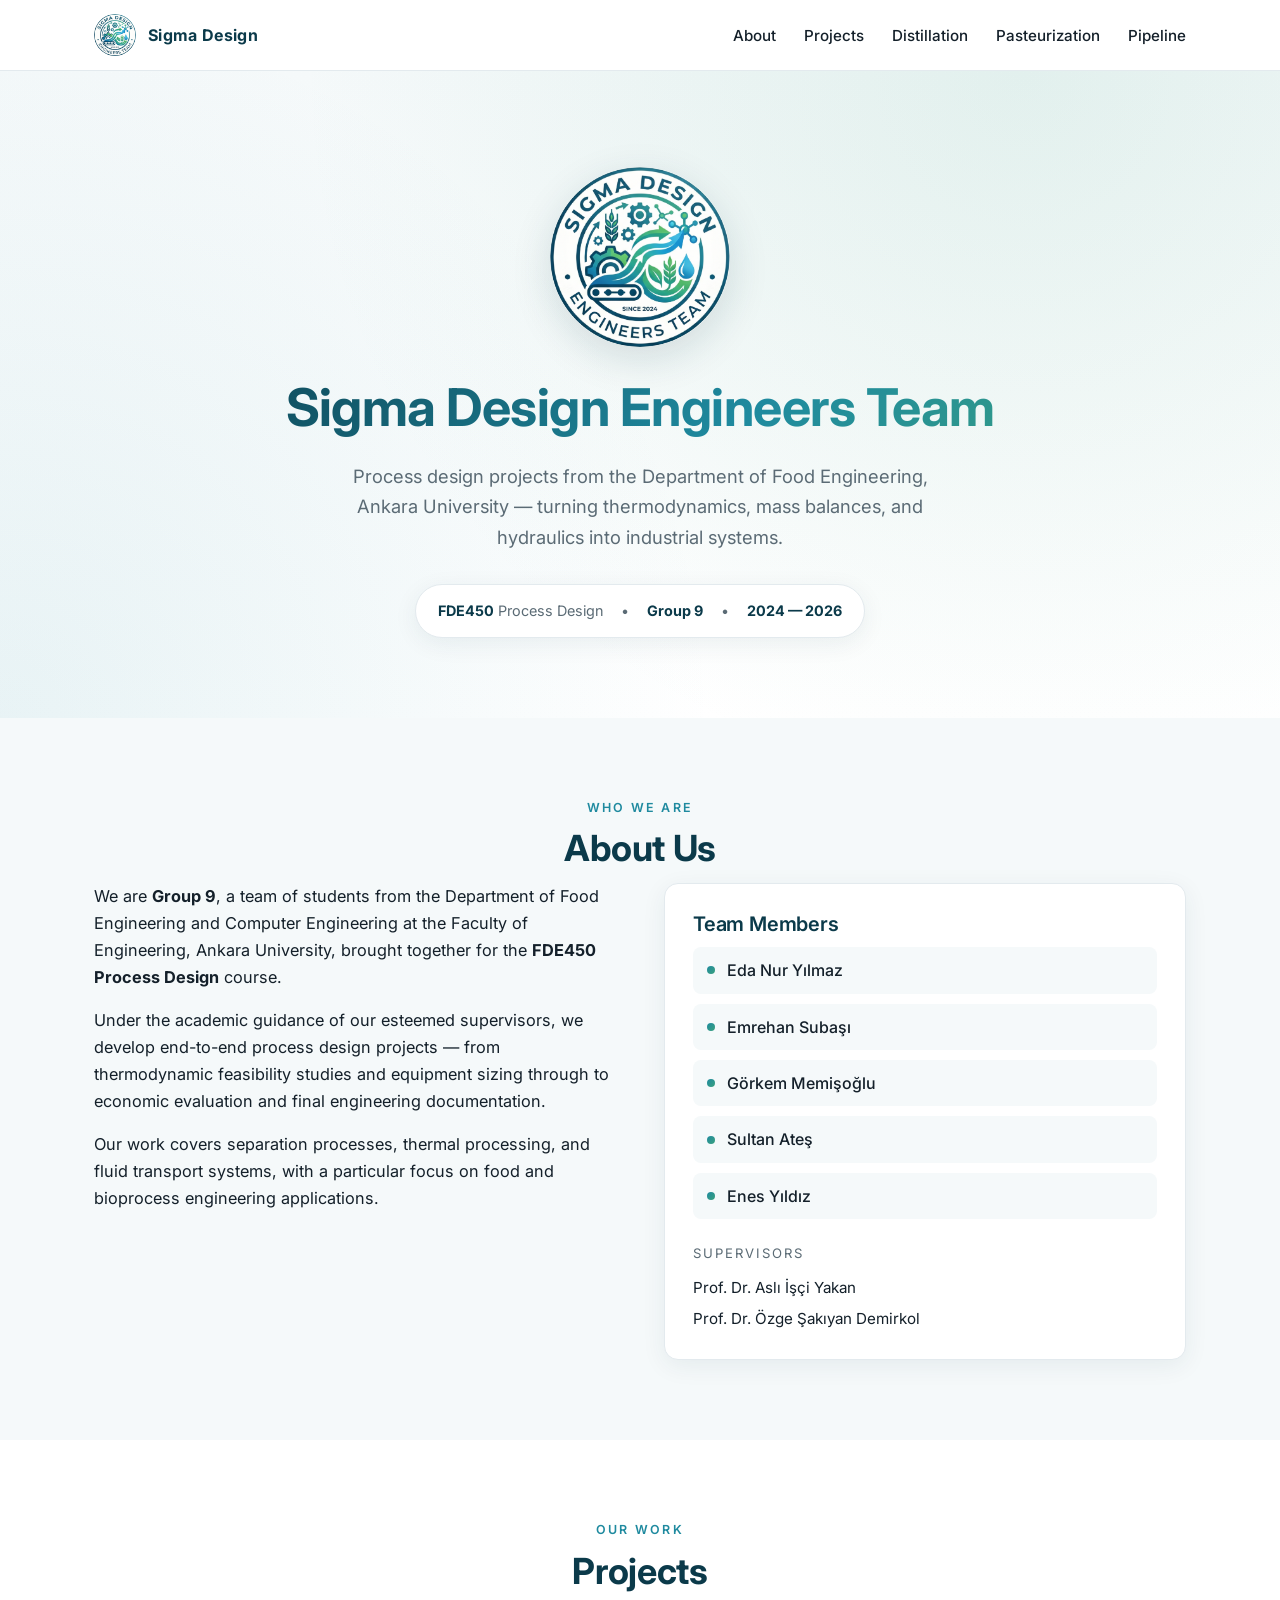
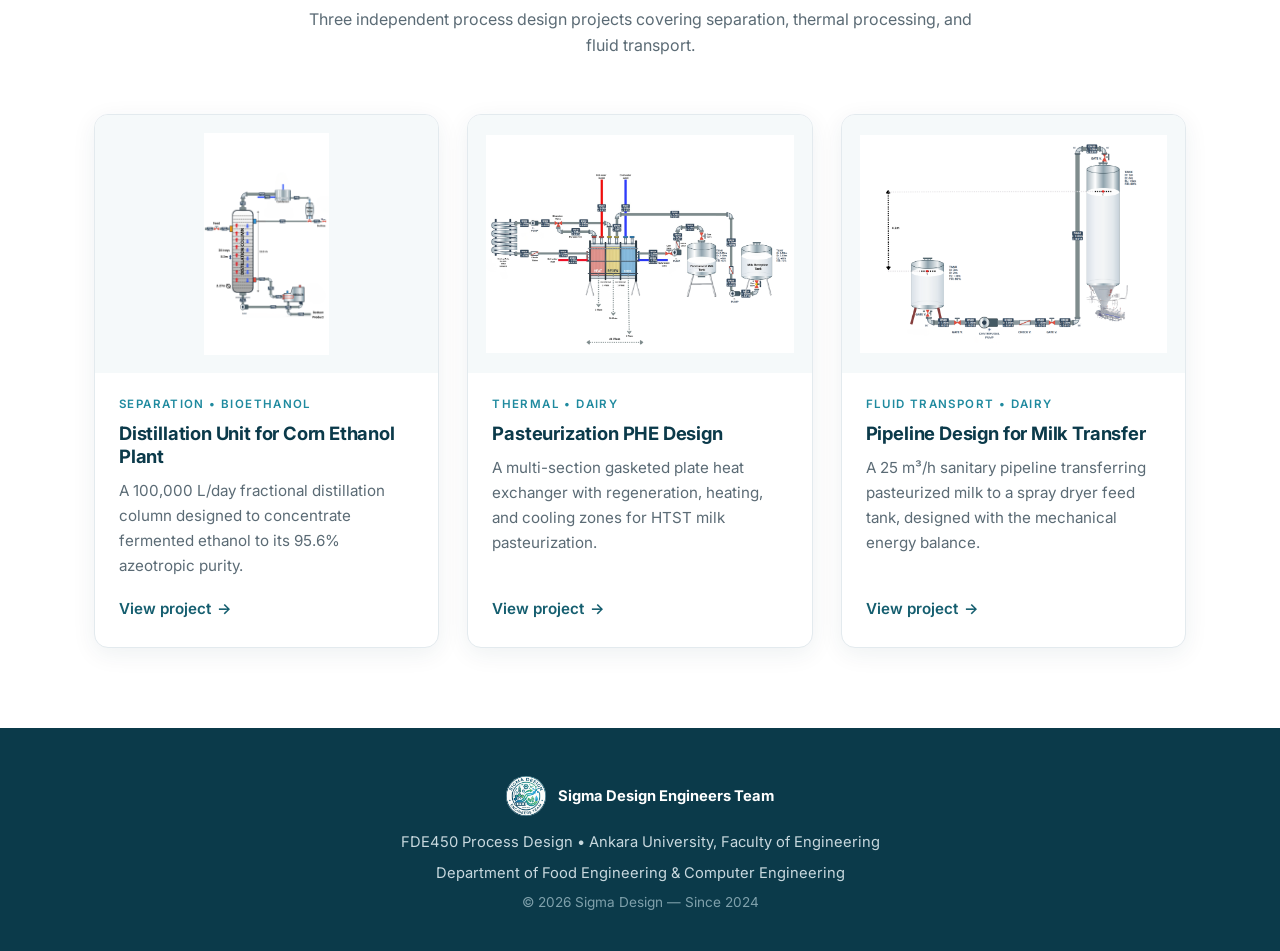
<file: index.html>
<!DOCTYPE html>
<html lang="en">
<head>
  <meta charset="UTF-8" />
  <meta name="viewport" content="width=device-width, initial-scale=1.0" />
  <title>Sigma Design Engineers Team — Process Design Projects</title>
  <meta name="description" content="Process design projects by Group 9 — Ankara University, Faculty of Engineering. Distillation, pasteurization, and pipeline design." />
  <link rel="icon" type="image/png" href="assets/logo.png" />
  <link rel="preconnect" href="https://fonts.googleapis.com" />
  <link rel="preconnect" href="https://fonts.gstatic.com" crossorigin />
  <link href="https://fonts.googleapis.com/css2?family=Inter:wght@400;500;600;700&display=swap" rel="stylesheet" />
  <link rel="stylesheet" href="css/style.css" />
</head>
<body>
  <nav class="nav">
    <div class="nav-inner">
      <a href="index.html" class="nav-brand">
        <img src="assets/logo.png" alt="Sigma Design logo" />
        <span>Sigma Design</span>
      </a>
      <button class="nav-toggle" aria-label="Menu"><span></span><span></span><span></span></button>
      <ul class="nav-links">
        <li><a href="#about">About</a></li>
        <li><a href="#projects">Projects</a></li>
        <li><a href="distillation.html">Distillation</a></li>
        <li><a href="pasteurization.html">Pasteurization</a></li>
        <li><a href="pipeline.html">Pipeline</a></li>
      </ul>
    </div>
  </nav>

  <header class="hero">
    <div class="container">
      <img src="assets/logo.png" alt="Sigma Design Engineers Team logo" class="hero-logo" />
      <h1>Sigma Design Engineers Team</h1>
      <p class="tagline">Process design projects from the Department of Food Engineering, Ankara University — turning thermodynamics, mass balances, and hydraulics into industrial systems.</p>
      <div class="hero-meta">
        <span><strong>FDE450</strong> Process Design</span>
        <span>•</span>
        <span><strong>Group 9</strong></span>
        <span>•</span>
        <span><strong>2024 — 2026</strong></span>
      </div>
    </div>
  </header>

  <section id="about" class="section-soft">
    <div class="container">
      <div class="section-kicker">Who we are</div>
      <h2 class="section-title">About Us</h2>
      <div class="about-grid">
        <div class="about-text">
          <p>We are <strong>Group 9</strong>, a team of students from the Department of Food Engineering and Computer Engineering at the Faculty of Engineering, Ankara University, brought together for the <strong>FDE450 Process Design</strong> course.</p>
          <p>Under the academic guidance of our esteemed supervisors, we develop end-to-end process design projects — from thermodynamic feasibility studies and equipment sizing through to economic evaluation and final engineering documentation.</p>
          <p>Our work covers separation processes, thermal processing, and fluid transport systems, with a particular focus on food and bioprocess engineering applications.</p>
        </div>
        <aside class="team-card">
          <h3>Team Members</h3>
          <ul class="team-list">
            <li>Eda Nur Yılmaz</li>
            <li>Emrehan Subaşı</li>
            <li>Görkem Memişoğlu</li>
            <li>Sultan Ateş</li>
            <li>Enes Yıldız</li>
          </ul>
          <div class="supervisors-title">Supervisors</div>
          <ul class="supervisors-list">
            <li>Prof. Dr. Aslı İşçi Yakan</li>
            <li>Prof. Dr. Özge Şakıyan Demirkol</li>
          </ul>
        </aside>
      </div>
    </div>
  </section>

  <section id="projects">
    <div class="container">
      <div class="section-kicker">Our work</div>
      <h2 class="section-title">Projects</h2>
      <p class="section-lead">Three independent process design projects covering separation, thermal processing, and fluid transport.</p>

      <div class="projects-grid">
        <a href="distillation.html" class="project-card">
          <div class="project-card-img">
            <img src="assets/distillation-design.png" alt="Distillation column design diagram" />
          </div>
          <div class="project-card-body">
            <span class="project-card-tag">Separation • Bioethanol</span>
            <h3 class="project-card-title">Distillation Unit for Corn Ethanol Plant</h3>
            <p class="project-card-desc">A 100,000 L/day fractional distillation column designed to concentrate fermented ethanol to its 95.6% azeotropic purity.</p>
            <span class="project-card-link">View project</span>
          </div>
        </a>

        <a href="pasteurization.html" class="project-card">
          <div class="project-card-img">
            <img src="assets/phe-design.png" alt="Pasteurization PHE design diagram" />
          </div>
          <div class="project-card-body">
            <span class="project-card-tag">Thermal • Dairy</span>
            <h3 class="project-card-title">Pasteurization PHE Design</h3>
            <p class="project-card-desc">A multi-section gasketed plate heat exchanger with regeneration, heating, and cooling zones for HTST milk pasteurization.</p>
            <span class="project-card-link">View project</span>
          </div>
        </a>

        <a href="pipeline.html" class="project-card">
          <div class="project-card-img">
            <img src="assets/pipeline-design.png" alt="Pipeline design diagram" />
          </div>
          <div class="project-card-body">
            <span class="project-card-tag">Fluid transport • Dairy</span>
            <h3 class="project-card-title">Pipeline Design for Milk Transfer</h3>
            <p class="project-card-desc">A 25 m³/h sanitary pipeline transferring pasteurized milk to a spray dryer feed tank, designed with the mechanical energy balance.</p>
            <span class="project-card-link">View project</span>
          </div>
        </a>
      </div>
    </div>
  </section>

  <footer class="footer">
    <div class="container">
      <div class="footer-brand">
        <img src="assets/logo.png" alt="" />
        <span>Sigma Design Engineers Team</span>
      </div>
      <p>FDE450 Process Design • Ankara University, Faculty of Engineering</p>
      <p>Department of Food Engineering &amp; Computer Engineering</p>
      <p class="footer-meta">© <span data-year></span> Sigma Design — Since 2024</p>
    </div>
  </footer>

  <script src="js/main.js"></script>
</body>
</html>
</file>
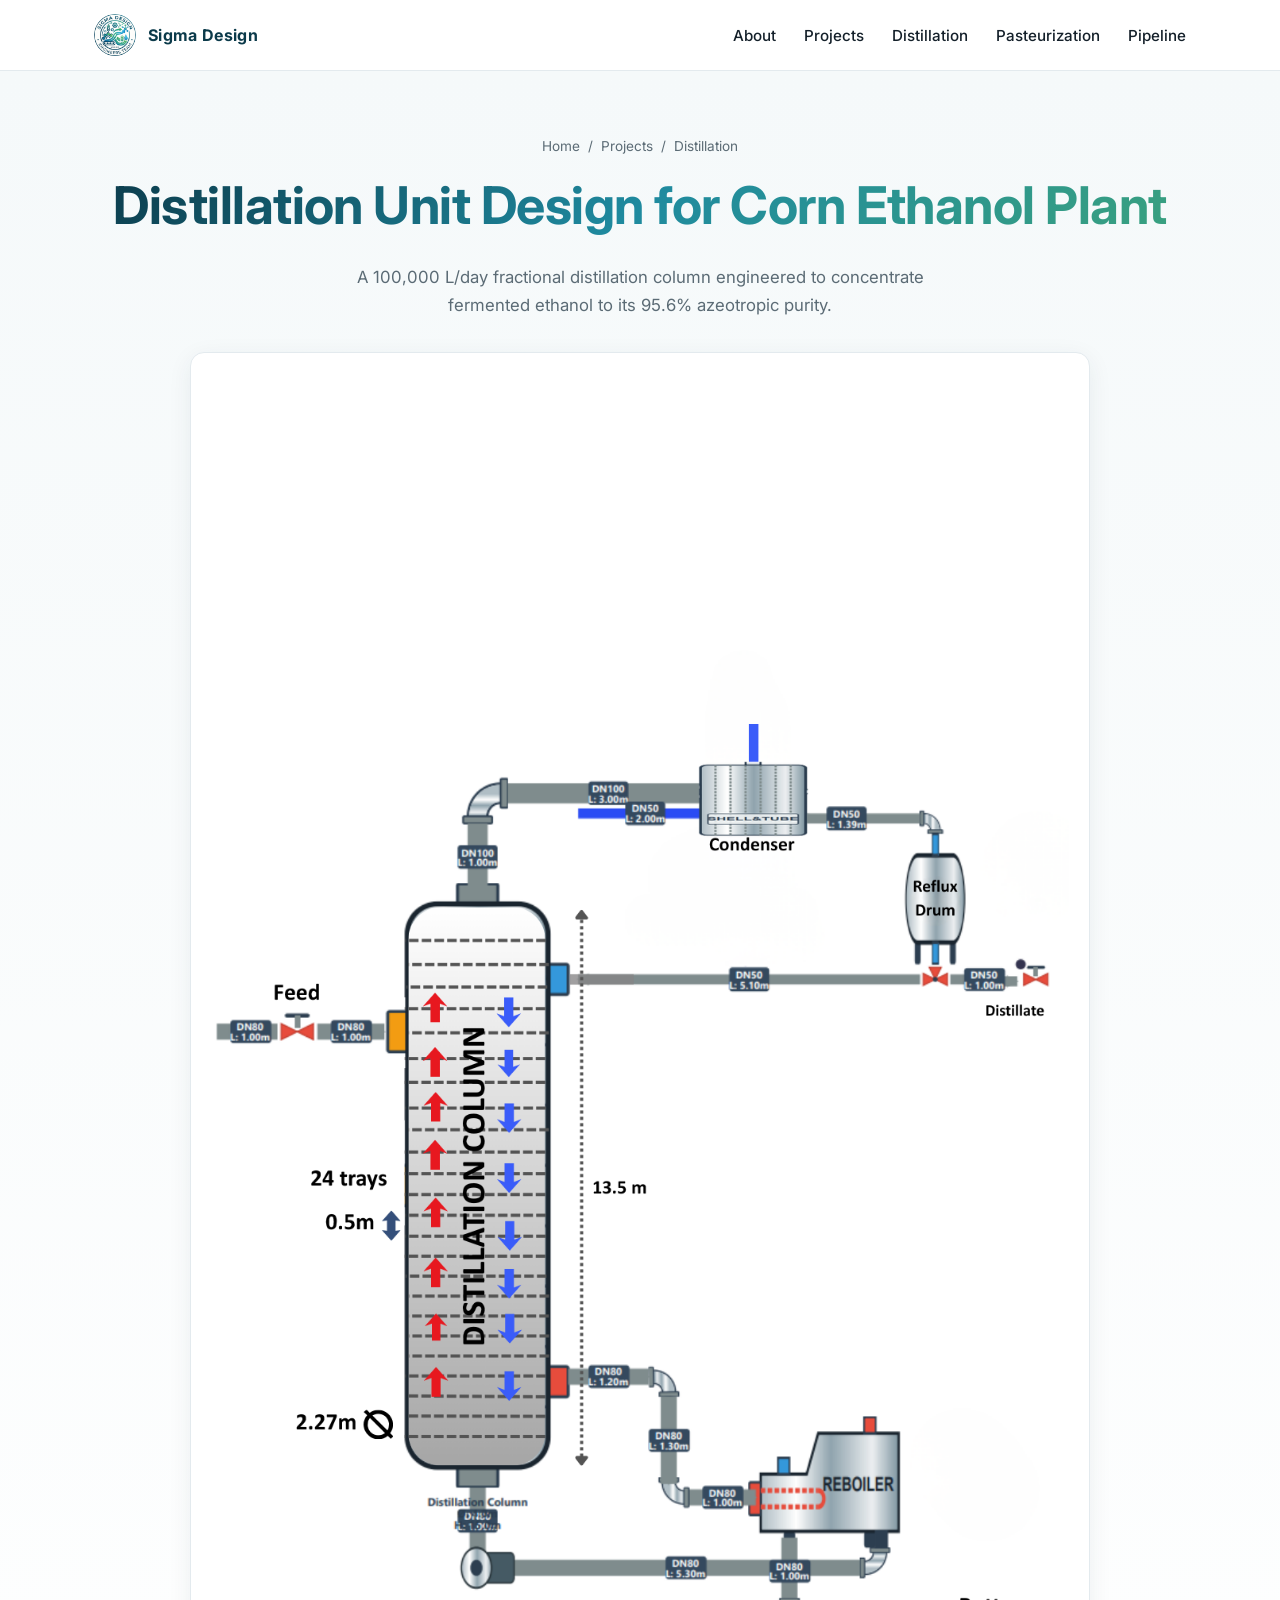
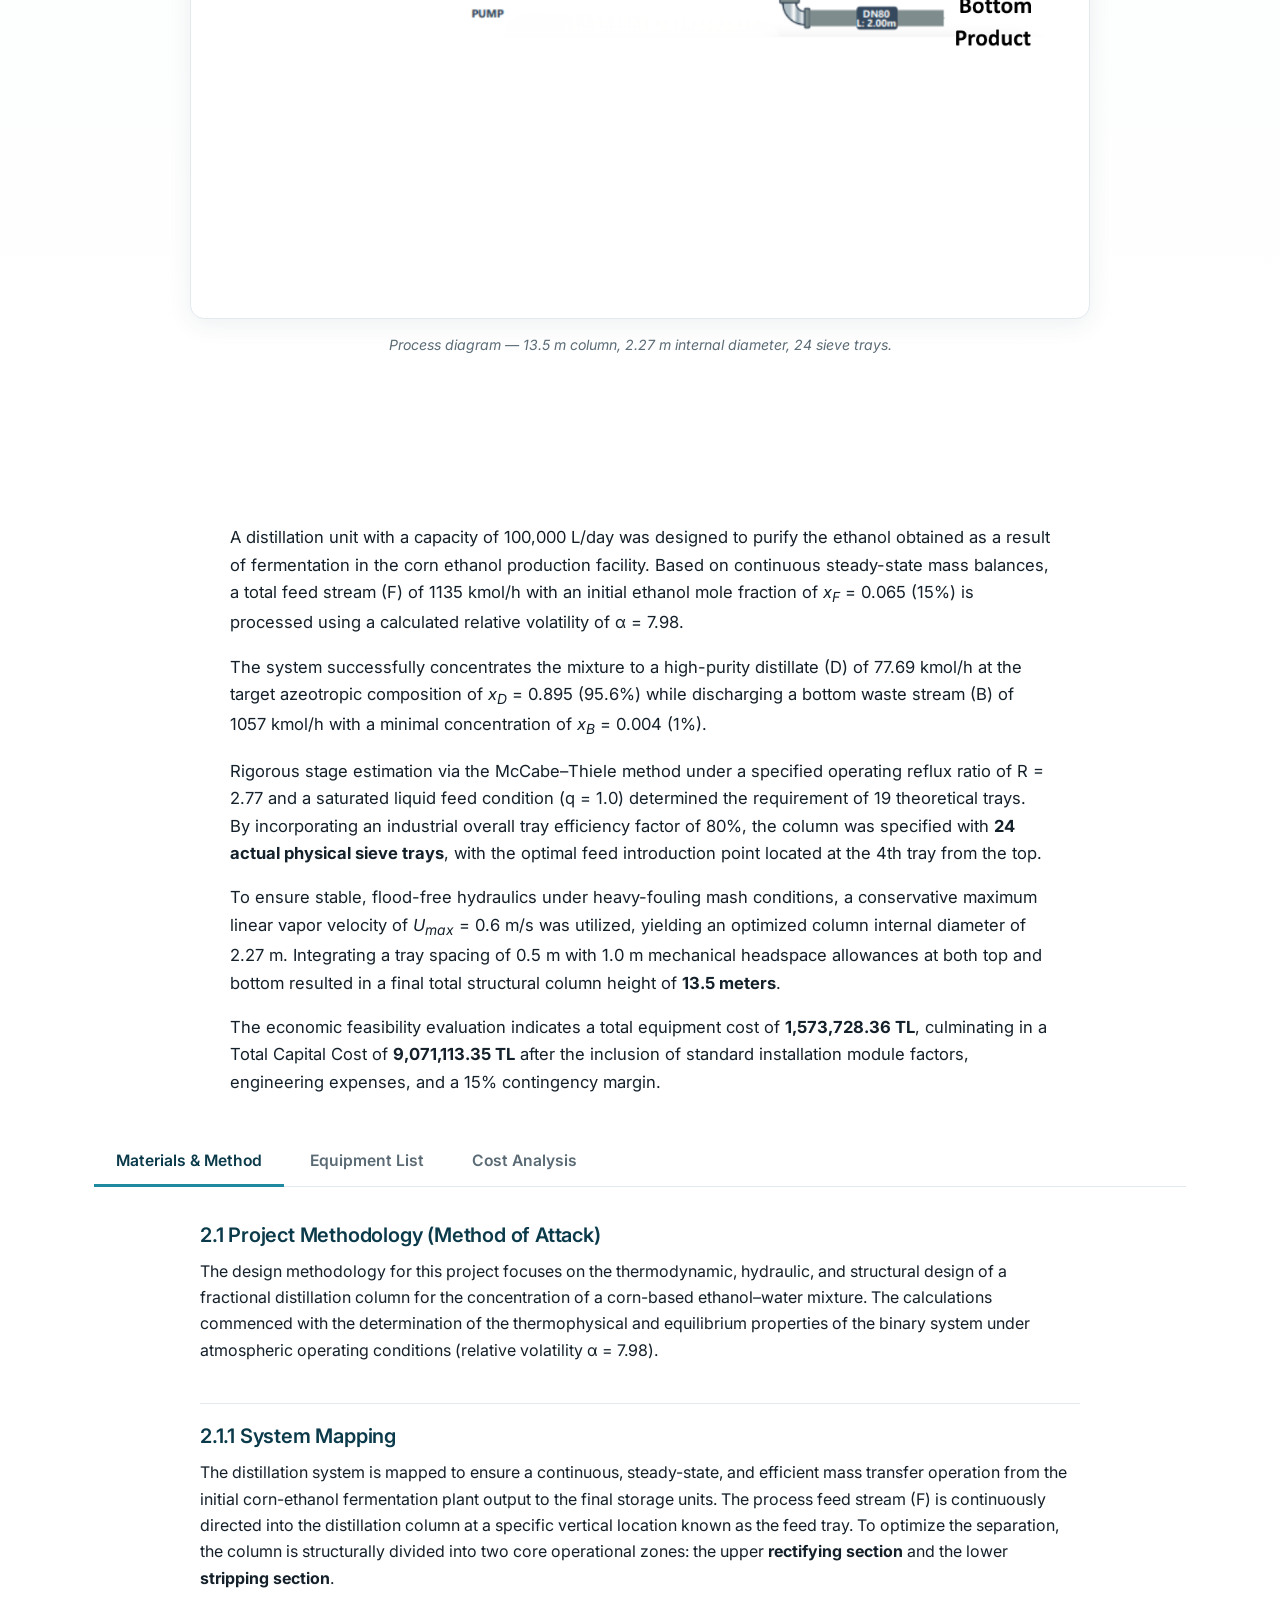
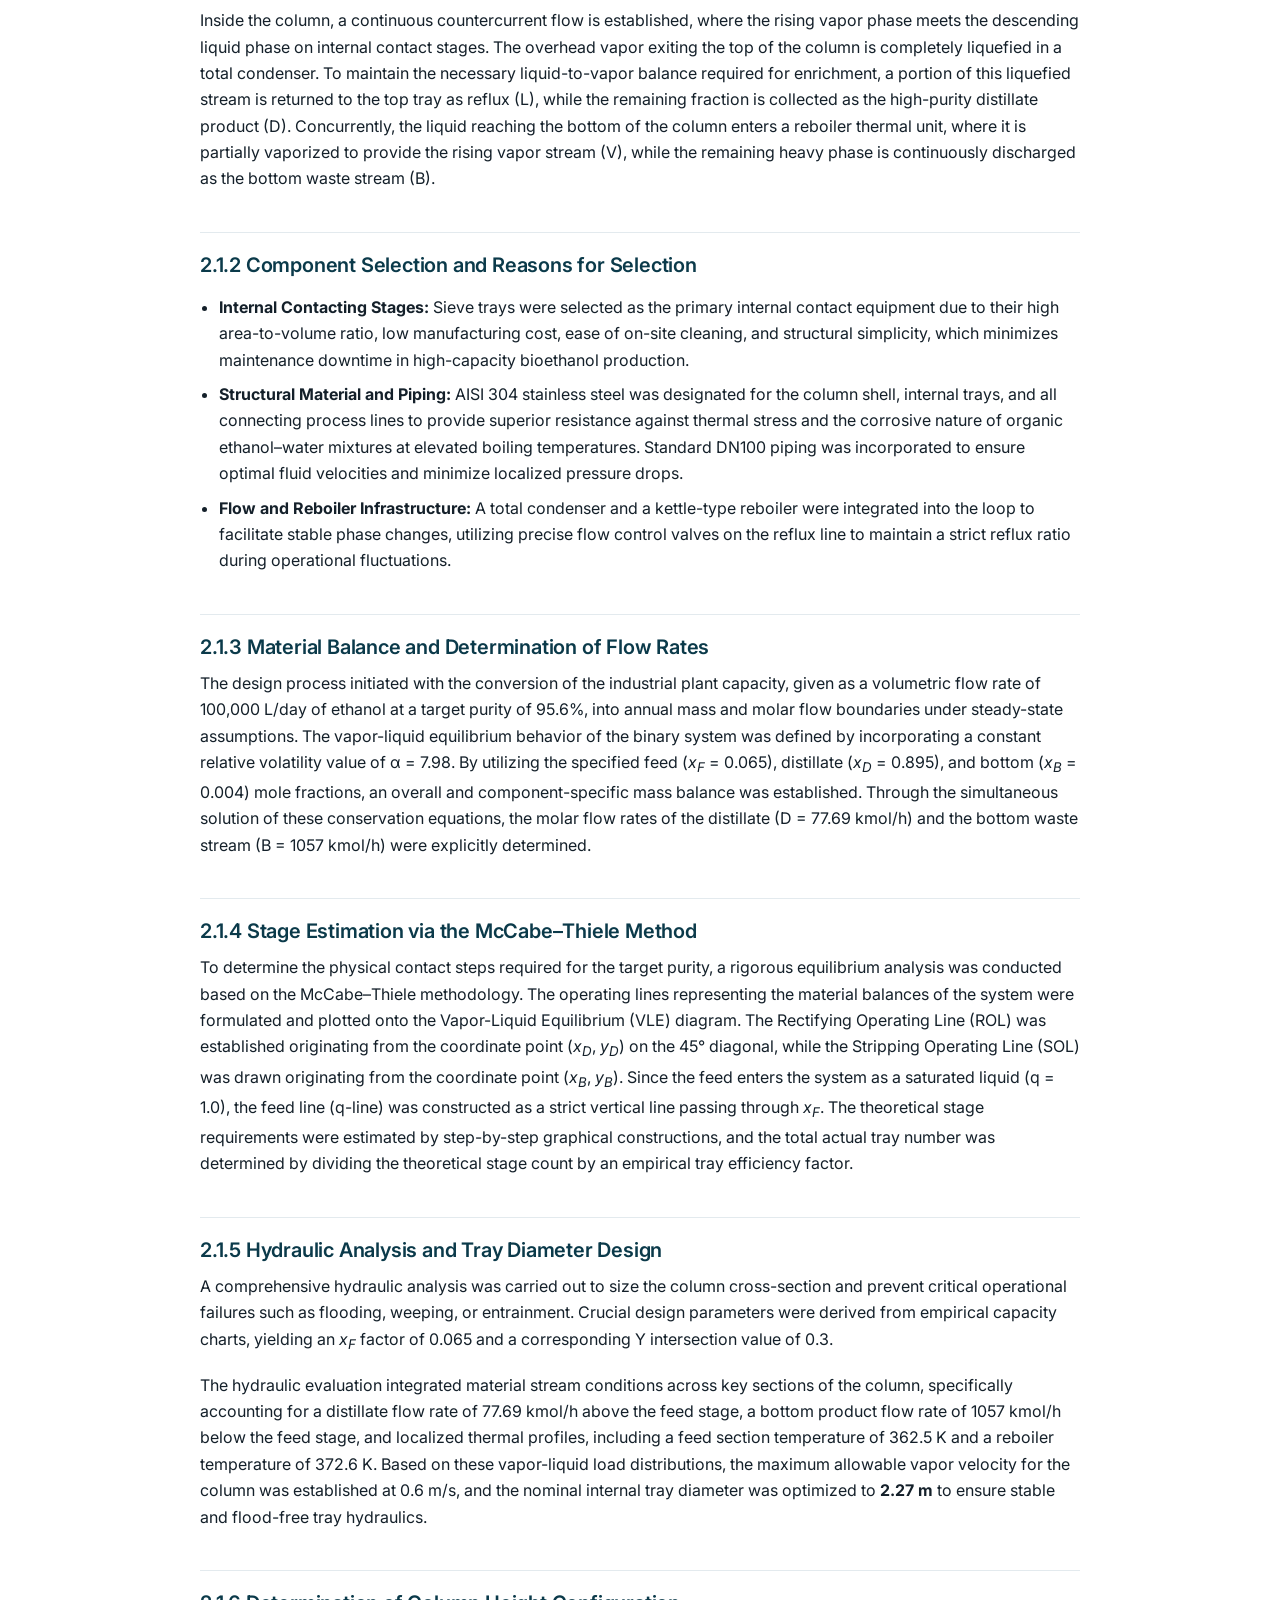
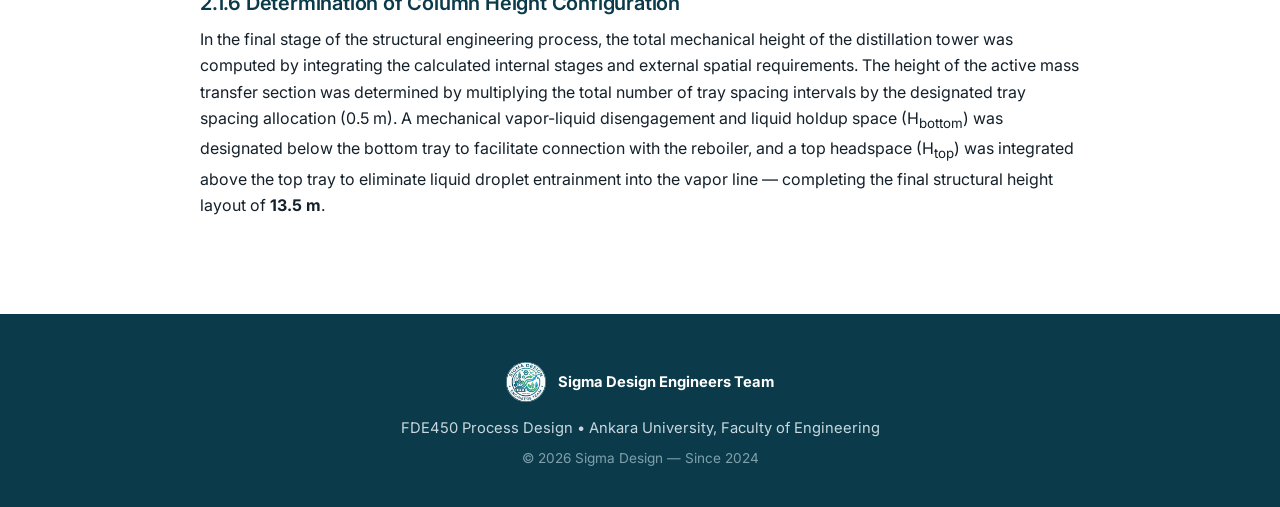
<file: distillation.html>
<!DOCTYPE html>
<html lang="en">
<head>
  <meta charset="UTF-8" />
  <meta name="viewport" content="width=device-width, initial-scale=1.0" />
  <title>Distillation Unit Design for Corn Ethanol Plant — Sigma Design</title>
  <meta name="description" content="A 100,000 L/day fractional distillation column for corn ethanol — McCabe–Thiele design, hydraulic sizing, equipment selection, and cost analysis." />
  <link rel="icon" type="image/png" href="assets/logo.png" />
  <link rel="preconnect" href="https://fonts.googleapis.com" />
  <link rel="preconnect" href="https://fonts.gstatic.com" crossorigin />
  <link href="https://fonts.googleapis.com/css2?family=Inter:wght@400;500;600;700&display=swap" rel="stylesheet" />
  <link rel="stylesheet" href="css/style.css" />
</head>
<body>
  <nav class="nav">
    <div class="nav-inner">
      <a href="index.html" class="nav-brand">
        <img src="assets/logo.png" alt="Sigma Design logo" />
        <span>Sigma Design</span>
      </a>
      <button class="nav-toggle" aria-label="Menu"><span></span><span></span><span></span></button>
      <ul class="nav-links">
        <li><a href="index.html#about">About</a></li>
        <li><a href="index.html#projects">Projects</a></li>
        <li><a href="distillation.html">Distillation</a></li>
        <li><a href="pasteurization.html">Pasteurization</a></li>
        <li><a href="pipeline.html">Pipeline</a></li>
      </ul>
    </div>
  </nav>

  <header class="project-hero">
    <div class="container">
      <div class="breadcrumb"><a href="index.html">Home</a> &nbsp;/&nbsp; Projects &nbsp;/&nbsp; Distillation</div>
      <h1>Distillation Unit Design for Corn Ethanol Plant</h1>
      <p class="project-subtitle">A 100,000 L/day fractional distillation column engineered to concentrate fermented ethanol to its 95.6% azeotropic purity.</p>

      <figure class="design-figure">
        <img src="assets/distillation-design.png" alt="Distillation column process diagram showing feed, trays, condenser, reflux drum, and reboiler" />
        <figcaption>Process diagram — 13.5 m column, 2.27 m internal diameter, 24 sieve trays.</figcaption>
      </figure>
    </div>
  </header>

  <section>
    <div class="container">
      <div class="intro-block">
        <p>A distillation unit with a capacity of 100,000 L/day was designed to purify the ethanol obtained as a result of fermentation in the corn ethanol production facility. Based on continuous steady-state mass balances, a total feed stream (F) of 1135 kmol/h with an initial ethanol mole fraction of <em>x<sub>F</sub></em> = 0.065 (15%) is processed using a calculated relative volatility of α = 7.98.</p>
        <p>The system successfully concentrates the mixture to a high-purity distillate (D) of 77.69 kmol/h at the target azeotropic composition of <em>x<sub>D</sub></em> = 0.895 (95.6%) while discharging a bottom waste stream (B) of 1057 kmol/h with a minimal concentration of <em>x<sub>B</sub></em> = 0.004 (1%).</p>
        <p>Rigorous stage estimation via the McCabe–Thiele method under a specified operating reflux ratio of R = 2.77 and a saturated liquid feed condition (q = 1.0) determined the requirement of 19 theoretical trays. By incorporating an industrial overall tray efficiency factor of 80%, the column was specified with <strong>24 actual physical sieve trays</strong>, with the optimal feed introduction point located at the 4th tray from the top.</p>
        <p>To ensure stable, flood-free hydraulics under heavy-fouling mash conditions, a conservative maximum linear vapor velocity of <em>U<sub>max</sub></em> = 0.6 m/s was utilized, yielding an optimized column internal diameter of 2.27 m. Integrating a tray spacing of 0.5 m with 1.0 m mechanical headspace allowances at both top and bottom resulted in a final total structural column height of <strong>13.5 meters</strong>.</p>
        <p>The economic feasibility evaluation indicates a total equipment cost of <strong>1,573,728.36 TL</strong>, culminating in a Total Capital Cost of <strong>9,071,113.35 TL</strong> after the inclusion of standard installation module factors, engineering expenses, and a 15% contingency margin.</p>
      </div>

      <nav class="tabs" role="tablist">
        <button class="tab-btn active" data-tab="materials">Materials &amp; Method</button>
        <button class="tab-btn" data-tab="equipment">Equipment List</button>
        <button class="tab-btn" data-tab="cost">Cost Analysis</button>
      </nav>

      <article class="tab-panel active" data-tab="materials">
        <div class="method-body">
          <h3>2.1 Project Methodology (Method of Attack)</h3>
          <p>The design methodology for this project focuses on the thermodynamic, hydraulic, and structural design of a fractional distillation column for the concentration of a corn-based ethanol–water mixture. The calculations commenced with the determination of the thermophysical and equilibrium properties of the binary system under atmospheric operating conditions (relative volatility α = 7.98).</p>

          <h3>2.1.1 System Mapping</h3>
          <p>The distillation system is mapped to ensure a continuous, steady-state, and efficient mass transfer operation from the initial corn-ethanol fermentation plant output to the final storage units. The process feed stream (F) is continuously directed into the distillation column at a specific vertical location known as the feed tray. To optimize the separation, the column is structurally divided into two core operational zones: the upper <strong>rectifying section</strong> and the lower <strong>stripping section</strong>.</p>
          <p>Inside the column, a continuous countercurrent flow is established, where the rising vapor phase meets the descending liquid phase on internal contact stages. The overhead vapor exiting the top of the column is completely liquefied in a total condenser. To maintain the necessary liquid-to-vapor balance required for enrichment, a portion of this liquefied stream is returned to the top tray as reflux (L), while the remaining fraction is collected as the high-purity distillate product (D). Concurrently, the liquid reaching the bottom of the column enters a reboiler thermal unit, where it is partially vaporized to provide the rising vapor stream (V), while the remaining heavy phase is continuously discharged as the bottom waste stream (B).</p>

          <h3>2.1.2 Component Selection and Reasons for Selection</h3>
          <ul>
            <li><strong>Internal Contacting Stages:</strong> Sieve trays were selected as the primary internal contact equipment due to their high area-to-volume ratio, low manufacturing cost, ease of on-site cleaning, and structural simplicity, which minimizes maintenance downtime in high-capacity bioethanol production.</li>
            <li><strong>Structural Material and Piping:</strong> AISI 304 stainless steel was designated for the column shell, internal trays, and all connecting process lines to provide superior resistance against thermal stress and the corrosive nature of organic ethanol–water mixtures at elevated boiling temperatures. Standard DN100 piping was incorporated to ensure optimal fluid velocities and minimize localized pressure drops.</li>
            <li><strong>Flow and Reboiler Infrastructure:</strong> A total condenser and a kettle-type reboiler were integrated into the loop to facilitate stable phase changes, utilizing precise flow control valves on the reflux line to maintain a strict reflux ratio during operational fluctuations.</li>
          </ul>

          <h3>2.1.3 Material Balance and Determination of Flow Rates</h3>
          <p>The design process initiated with the conversion of the industrial plant capacity, given as a volumetric flow rate of 100,000 L/day of ethanol at a target purity of 95.6%, into annual mass and molar flow boundaries under steady-state assumptions. The vapor-liquid equilibrium behavior of the binary system was defined by incorporating a constant relative volatility value of α = 7.98. By utilizing the specified feed (<em>x<sub>F</sub></em> = 0.065), distillate (<em>x<sub>D</sub></em> = 0.895), and bottom (<em>x<sub>B</sub></em> = 0.004) mole fractions, an overall and component-specific mass balance was established. Through the simultaneous solution of these conservation equations, the molar flow rates of the distillate (D = 77.69 kmol/h) and the bottom waste stream (B = 1057 kmol/h) were explicitly determined.</p>

          <h3>2.1.4 Stage Estimation via the McCabe–Thiele Method</h3>
          <p>To determine the physical contact steps required for the target purity, a rigorous equilibrium analysis was conducted based on the McCabe–Thiele methodology. The operating lines representing the material balances of the system were formulated and plotted onto the Vapor-Liquid Equilibrium (VLE) diagram. The Rectifying Operating Line (ROL) was established originating from the coordinate point (<em>x<sub>D</sub></em>, <em>y<sub>D</sub></em>) on the 45° diagonal, while the Stripping Operating Line (SOL) was drawn originating from the coordinate point (<em>x<sub>B</sub></em>, <em>y<sub>B</sub></em>). Since the feed enters the system as a saturated liquid (q = 1.0), the feed line (q-line) was constructed as a strict vertical line passing through <em>x<sub>F</sub></em>. The theoretical stage requirements were estimated by step-by-step graphical constructions, and the total actual tray number was determined by dividing the theoretical stage count by an empirical tray efficiency factor.</p>

          <h3>2.1.5 Hydraulic Analysis and Tray Diameter Design</h3>
          <p>A comprehensive hydraulic analysis was carried out to size the column cross-section and prevent critical operational failures such as flooding, weeping, or entrainment. Crucial design parameters were derived from empirical capacity charts, yielding an <em>x<sub>F</sub></em> factor of 0.065 and a corresponding Y intersection value of 0.3.</p>
          <p>The hydraulic evaluation integrated material stream conditions across key sections of the column, specifically accounting for a distillate flow rate of 77.69 kmol/h above the feed stage, a bottom product flow rate of 1057 kmol/h below the feed stage, and localized thermal profiles, including a feed section temperature of 362.5 K and a reboiler temperature of 372.6 K. Based on these vapor-liquid load distributions, the maximum allowable vapor velocity for the column was established at 0.6 m/s, and the nominal internal tray diameter was optimized to <strong>2.27 m</strong> to ensure stable and flood-free tray hydraulics.</p>

          <h3>2.1.6 Determination of Column Height Configuration</h3>
          <p>In the final stage of the structural engineering process, the total mechanical height of the distillation tower was computed by integrating the calculated internal stages and external spatial requirements. The height of the active mass transfer section was determined by multiplying the total number of tray spacing intervals by the designated tray spacing allocation (0.5 m). A mechanical vapor-liquid disengagement and liquid holdup space (H<sub>bottom</sub>) was designated below the bottom tray to facilitate connection with the reboiler, and a top headspace (H<sub>top</sub>) was integrated above the top tray to eliminate liquid droplet entrainment into the vapor line — completing the final structural height layout of <strong>13.5 m</strong>.</p>
        </div>
      </article>

      <article class="tab-panel" data-tab="equipment">
        <p class="eq-intro">The equipment utilized in this 100,000 L/day corn ethanol distillation system comprises the main distillation column, internal contacting trays, an overhead condenser, a reflux drum, a bottom reboiler, specialized piping, and various centrifugal pumps. Each component possesses specific mass transfer and thermal characteristics, playing a vital role in ensuring a continuous, thermally efficient, and thermodynamically stable separation process.</p>

        <ol class="eq-list">
          <li class="eq-item">
            <div>
              <h3>Distillation Column</h3>
              <p>The distillation column serves as the central vessel of the separation process, providing the essential environment for continuous counter-current contact between the ascending vapor and the descending liquid phases. To safely process the 100,000 L/day capacity and achieve the target 95.6% azeotropic ethanol concentration, the column is engineered with a total physical height of <strong>13.5 m</strong> and an internal diameter of <strong>2.27 m</strong>.</p>
              <p>Internally, the column is equipped with <strong>24 actual contacting trays</strong>. A critical design parameter is the feed introduction point, strategically located at the 4th tray from the top. This placement optimally divides the column into a short rectifying section (above the feed) to concentrate the ethanol, and a larger stripping section (below the feed) to recover ethanol from the descending corn mash. The entire column shell and internal tray assemblies are constructed from AISI 304L low-carbon stainless steel.</p>
            </div>
          </li>

          <li class="eq-item">
            <div>
              <h3>Reboiler (Heat Exchanger)</h3>
              <p>The reboiler is a critical heat exchange unit situated at the base of the distillation column, functioning as the primary thermal driver for the entire separation process. A shell-and-tube type reboiler (kettle or thermosyphon configuration) is utilized to receive the ethanol-depleted liquid arriving at the bottom of the column and supply the necessary latent heat of vaporization to partially vaporize this bottom stream.</p>
              <p>The generated vapor is continuously reintroduced into the bottom of the column, creating the upward vapor traffic required to strip the more volatile ethanol molecules from the descending liquid phase across the trays. To withstand continuous thermal stress and prevent localized corrosion from bottom residues, the unit is constructed from AISI 304 stainless steel.</p>
            </div>
          </li>

          <li class="eq-item">
            <div>
              <h3>Isolation Valves (Gate Valve — Wide Open)</h3>
              <p>Gate valves are used as isolation valves within the distillation system to safely start or stop the flow of process fluids. Their primary function is not to regulate flow rates, but to provide a definitively fully open or fully closed condition. In the fully open position, gate valves offer negligible resistance to flow, which fundamentally minimizes pressure drops across the interconnected separation equipment.</p>
              <p>Several gate valves are strategically positioned in the fully open state to isolate critical sections of the system — at reflux and bottom pump suctions and discharges, the feed inlet line, and connections to the reboiler and reflux drum.</p>
            </div>
          </li>

          <li class="eq-item">
            <div>
              <h3>Condenser (Shell and Tube Heat Exchanger)</h3>
              <p>The overhead condenser is a fundamental heat exchange unit located at the top of the distillation column. Its primary role is to cool the hot ethanol vapor exiting the column and convert it back into a liquid state.</p>
              <p>The shell and tube heat exchanger consists of a large outer cylindrical shell containing a bundle of smaller stainless steel tubes. A cooling medium — typically chilled water — flows through the inside of the tubes, while the hot ethanol vapor is directed into the large open space of the shell surrounding the tubes. The heat from the vapor is efficiently transferred across the metal tube walls to the cooling water without the two fluids ever mixing.</p>
            </div>
          </li>

          <li class="eq-item">
            <div>
              <h3>Diversion Valve (Three-Way)</h3>
              <p>The flow diversion valve, functioning as an automated 3-way control valve, is a critical flow-regulating component positioned immediately downstream of the reflux drum. As the fully condensed liquid ethanol exits the reflux drum, the valve precisely divides the incoming stream into two paths based on the operational reflux ratio of R = 2.77:</p>
              <ul>
                <li><strong>Reflux Stream (73.5%):</strong> continuously routed back to the uppermost tray of the distillation column to maintain the necessary vapor-liquid equilibrium.</li>
                <li><strong>Final Distillate (26.5%):</strong> directed to be cooled and sent to the final product storage tanks as 95.6% pure ethanol.</li>
              </ul>
              <p>Constructed from AISI 304L stainless steel, this automated valve operates under the continuous supervision of the plant's automated control system.</p>
            </div>
          </li>

          <li class="eq-item">
            <div>
              <h3>Reflux Drum</h3>
              <p>The reflux drum is a holding tank located immediately after the overhead condenser, with the main purpose of collecting the liquid ethanol that has just been cooled and condensed.</p>
              <p>Once the liquid ethanol is collected, it is continuously divided into two separate streams — a specific portion pumped back to the top of the distillation column as reflux, and the remaining portion drawn off and sent to storage as the final 95.6% ethanol product. By maintaining a steady liquid level inside, the drum ensures that the system's pumps always have enough fluid to operate smoothly without pulling in air.</p>
            </div>
          </li>

          <li class="eq-item">
            <div>
              <h3>Centrifugal Pumps</h3>
              <p>Centrifugal pumps are essential mechanical devices used throughout the distillation system to transport liquids from one piece of equipment to another. They operate by using a rapidly spinning impeller to create the necessary force and pressure to push fluids through the piping network.</p>
              <p>In this plant, centrifugal pumps are primarily utilized in three key locations: the <strong>feed pump</strong> continuously drives the raw corn mash mixture into the middle section of the column; the <strong>reflux pump</strong> draws the condensed liquid ethanol from the reflux drum; and the <strong>bottoms pump</strong> safely removes the hot water and remaining heavy residues from the base of the column. All process pumps are constructed from stainless steel with leak-proof mechanical seals.</p>
            </div>
          </li>

          <li class="eq-item">
            <div>
              <h3>Piping (Stainless Steel, 304L — DN50 / DN80 / DN100)</h3>
              <p>The piping network acts as the veins of the distillation system, safely connecting all equipment and allowing fluids to move continuously. All process pipes are constructed from durable AISI 304 stainless steel, plus 90° elbows to redirect flow at right angles where layout requires.</p>
              <p>Three different pipe diameters were selected based on the state and volume of the flowing material:</p>
              <ul>
                <li><strong>DN100:</strong> Between the top of the distillation column and the overhead condenser, where hot ethanol vapor expands and takes up significantly more space than a liquid.</li>
                <li><strong>DN80:</strong> Main liquid flows handling larger volumes — the feed line, the connections between the column base and the reboiler, and the final bottoms removal line.</li>
                <li><strong>DN50:</strong> Pure liquid streams — the liquid ethanol exiting the reflux drum and the portion returning to the top of the column.</li>
              </ul>
            </div>
          </li>
        </ol>
      </article>

      <article class="tab-panel" data-tab="cost">
        <div class="cost-grid">
          <div class="cost-card">
            <div class="cost-card-title">Process Economics — Summary</div>
            <div class="cost-card-img">
              <img src="assets/distillation-cost-overall.png" alt="Process economics summary diagram showing equipment cost, grass roots capital, and total capital cost" />
            </div>
          </div>
          <div class="cost-card">
            <div class="cost-card-title">Equipment Cost Breakdown</div>
            <div class="cost-card-img">
              <img src="assets/distillation-cost-equipment.png" alt="Itemized equipment cost breakdown table" />
            </div>
          </div>
          <div class="cost-card cost-card-full">
            <div class="cost-card-title">Capital Cost Summary — Table 10.11</div>
            <div class="cost-card-img">
              <img src="assets/distillation-cost-main.png" alt="Full capital cost summary table including direct project expenses, indirect expenses, bare module cost, total module cost, and grass roots capital" />
            </div>
          </div>
        </div>
      </article>
    </div>
  </section>

  <footer class="footer">
    <div class="container">
      <div class="footer-brand">
        <img src="assets/logo.png" alt="" />
        <span>Sigma Design Engineers Team</span>
      </div>
      <p>FDE450 Process Design • Ankara University, Faculty of Engineering</p>
      <p class="footer-meta">© <span data-year></span> Sigma Design — Since 2024</p>
    </div>
  </footer>

  <script src="js/main.js"></script>
</body>
</html>
</file>
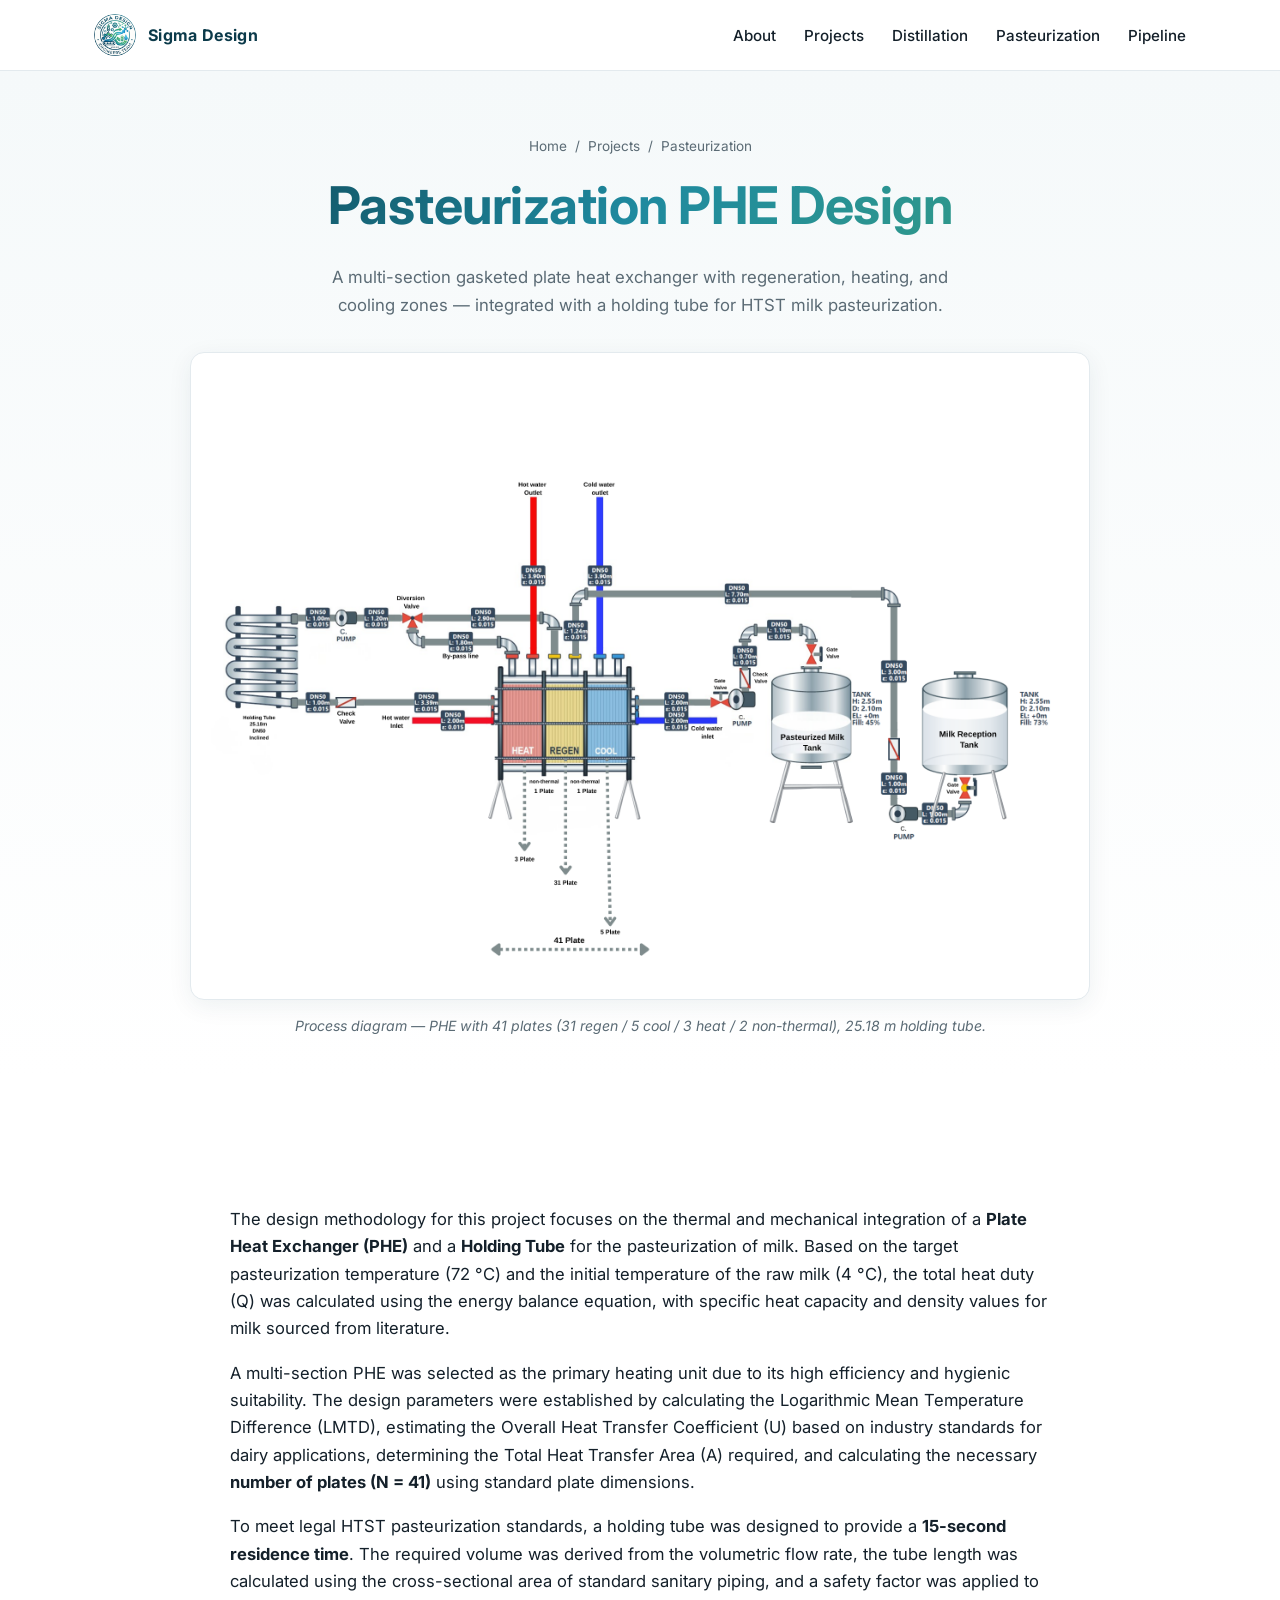
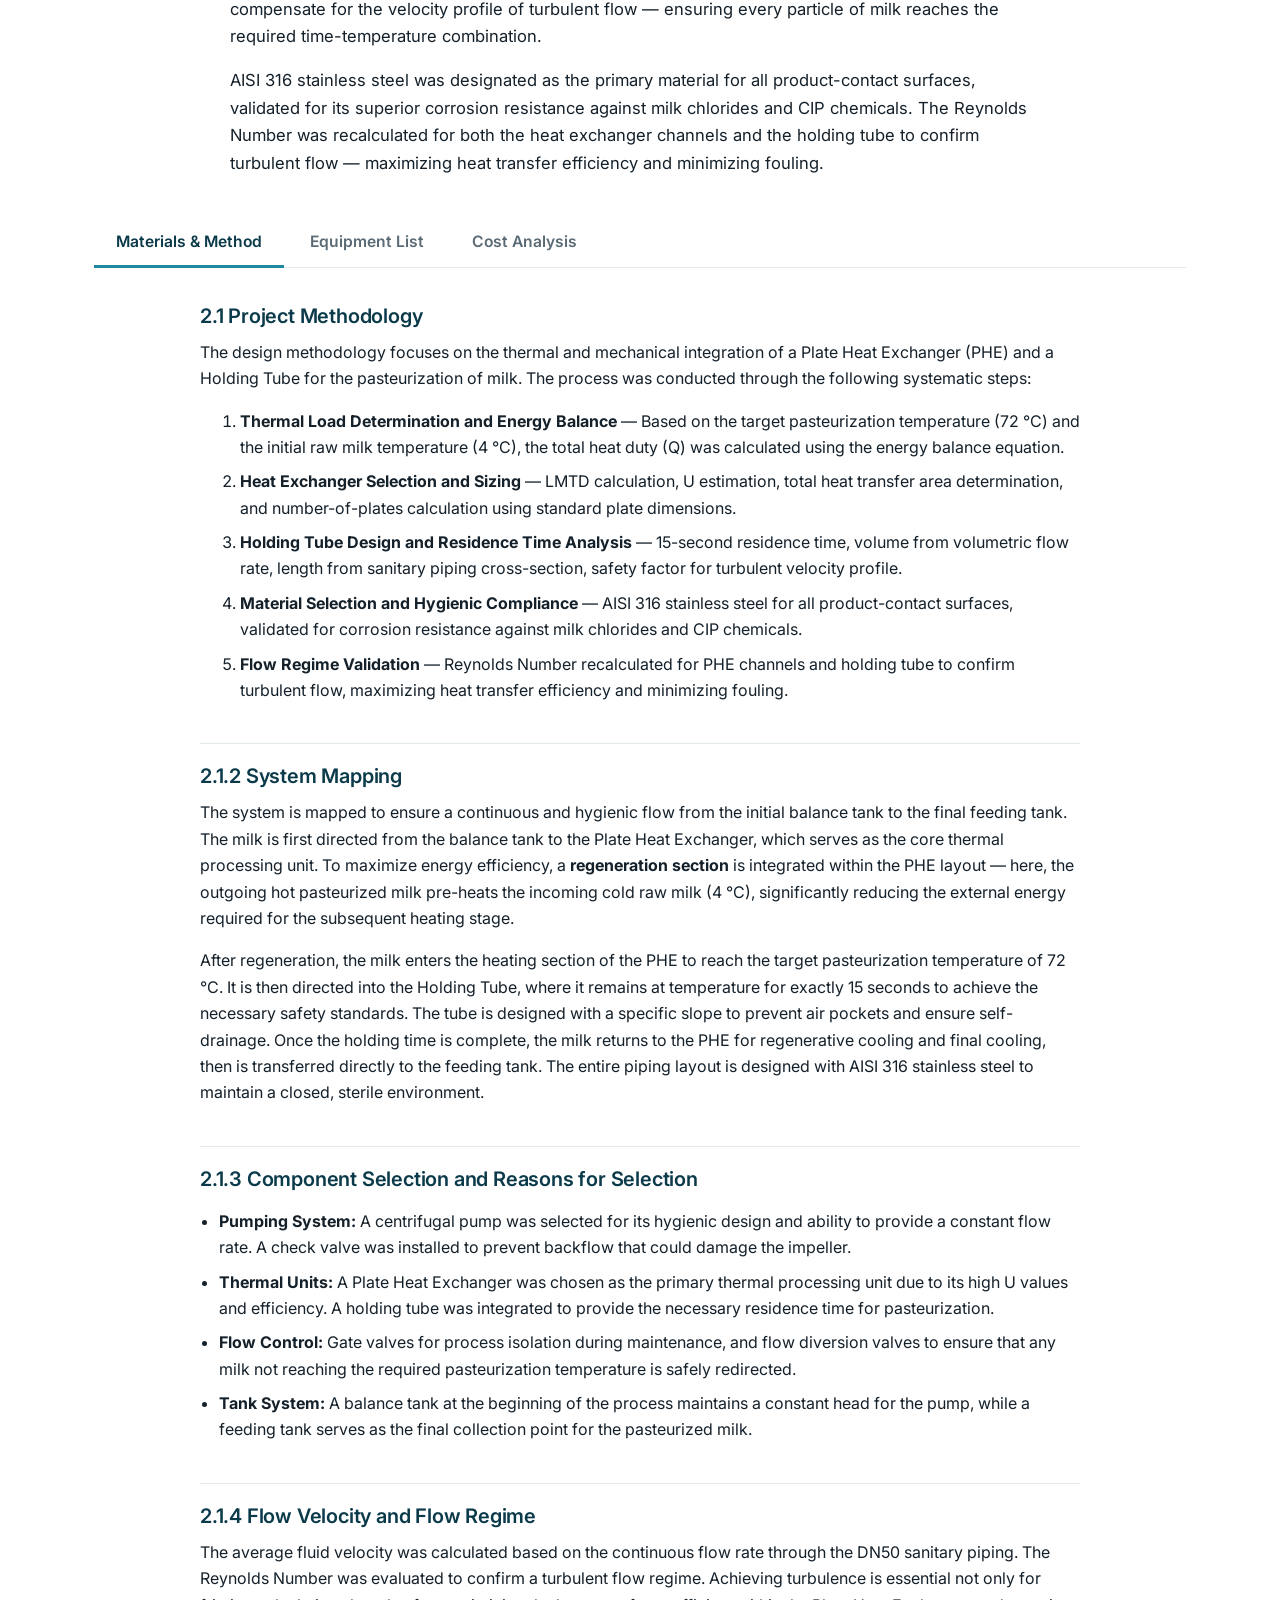
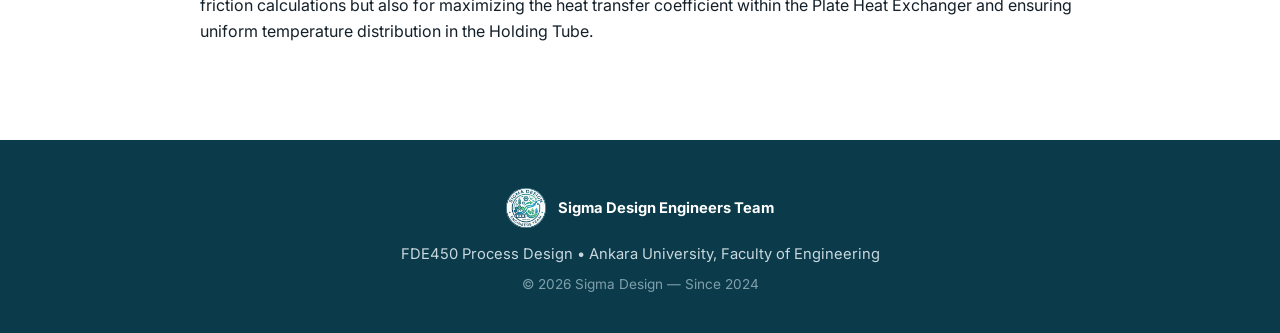
<file: pasteurization.html>
<!DOCTYPE html>
<html lang="en">
<head>
  <meta charset="UTF-8" />
  <meta name="viewport" content="width=device-width, initial-scale=1.0" />
  <title>Pasteurization PHE Design — Sigma Design</title>
  <meta name="description" content="A multi-section gasketed plate heat exchanger with regeneration, heating, and cooling zones for HTST milk pasteurization." />
  <link rel="icon" type="image/png" href="assets/logo.png" />
  <link rel="preconnect" href="https://fonts.googleapis.com" />
  <link rel="preconnect" href="https://fonts.gstatic.com" crossorigin />
  <link href="https://fonts.googleapis.com/css2?family=Inter:wght@400;500;600;700&display=swap" rel="stylesheet" />
  <link rel="stylesheet" href="css/style.css" />
</head>
<body>
  <nav class="nav">
    <div class="nav-inner">
      <a href="index.html" class="nav-brand">
        <img src="assets/logo.png" alt="Sigma Design logo" />
        <span>Sigma Design</span>
      </a>
      <button class="nav-toggle" aria-label="Menu"><span></span><span></span><span></span></button>
      <ul class="nav-links">
        <li><a href="index.html#about">About</a></li>
        <li><a href="index.html#projects">Projects</a></li>
        <li><a href="distillation.html">Distillation</a></li>
        <li><a href="pasteurization.html">Pasteurization</a></li>
        <li><a href="pipeline.html">Pipeline</a></li>
      </ul>
    </div>
  </nav>

  <header class="project-hero">
    <div class="container">
      <div class="breadcrumb"><a href="index.html">Home</a> &nbsp;/&nbsp; Projects &nbsp;/&nbsp; Pasteurization</div>
      <h1>Pasteurization PHE Design</h1>
      <p class="project-subtitle">A multi-section gasketed plate heat exchanger with regeneration, heating, and cooling zones — integrated with a holding tube for HTST milk pasteurization.</p>

      <figure class="design-figure">
        <img src="assets/phe-design.png" alt="Pasteurization process diagram showing balance tank, plate heat exchanger with heat/regen/cool zones, holding tube, and pasteurized milk tank" />
        <figcaption>Process diagram — PHE with 41 plates (31 regen / 5 cool / 3 heat / 2 non-thermal), 25.18 m holding tube.</figcaption>
      </figure>
    </div>
  </header>

  <section>
    <div class="container">
      <div class="intro-block">
        <p>The design methodology for this project focuses on the thermal and mechanical integration of a <strong>Plate Heat Exchanger (PHE)</strong> and a <strong>Holding Tube</strong> for the pasteurization of milk. Based on the target pasteurization temperature (72 °C) and the initial temperature of the raw milk (4 °C), the total heat duty (Q) was calculated using the energy balance equation, with specific heat capacity and density values for milk sourced from literature.</p>
        <p>A multi-section PHE was selected as the primary heating unit due to its high efficiency and hygienic suitability. The design parameters were established by calculating the Logarithmic Mean Temperature Difference (LMTD), estimating the Overall Heat Transfer Coefficient (U) based on industry standards for dairy applications, determining the Total Heat Transfer Area (A) required, and calculating the necessary <strong>number of plates (N = 41)</strong> using standard plate dimensions.</p>
        <p>To meet legal HTST pasteurization standards, a holding tube was designed to provide a <strong>15-second residence time</strong>. The required volume was derived from the volumetric flow rate, the tube length was calculated using the cross-sectional area of standard sanitary piping, and a safety factor was applied to compensate for the velocity profile of turbulent flow — ensuring every particle of milk reaches the required time-temperature combination.</p>
        <p>AISI 316 stainless steel was designated as the primary material for all product-contact surfaces, validated for its superior corrosion resistance against milk chlorides and CIP chemicals. The Reynolds Number was recalculated for both the heat exchanger channels and the holding tube to confirm turbulent flow — maximizing heat transfer efficiency and minimizing fouling.</p>
      </div>

      <nav class="tabs" role="tablist">
        <button class="tab-btn active" data-tab="materials">Materials &amp; Method</button>
        <button class="tab-btn" data-tab="equipment">Equipment List</button>
        <button class="tab-btn" data-tab="cost">Cost Analysis</button>
      </nav>

      <article class="tab-panel active" data-tab="materials">
        <div class="method-body">
          <h3>2.1 Project Methodology</h3>
          <p>The design methodology focuses on the thermal and mechanical integration of a Plate Heat Exchanger (PHE) and a Holding Tube for the pasteurization of milk. The process was conducted through the following systematic steps:</p>
          <ol>
            <li><strong>Thermal Load Determination and Energy Balance</strong> — Based on the target pasteurization temperature (72 °C) and the initial raw milk temperature (4 °C), the total heat duty (Q) was calculated using the energy balance equation.</li>
            <li><strong>Heat Exchanger Selection and Sizing</strong> — LMTD calculation, U estimation, total heat transfer area determination, and number-of-plates calculation using standard plate dimensions.</li>
            <li><strong>Holding Tube Design and Residence Time Analysis</strong> — 15-second residence time, volume from volumetric flow rate, length from sanitary piping cross-section, safety factor for turbulent velocity profile.</li>
            <li><strong>Material Selection and Hygienic Compliance</strong> — AISI 316 stainless steel for all product-contact surfaces, validated for corrosion resistance against milk chlorides and CIP chemicals.</li>
            <li><strong>Flow Regime Validation</strong> — Reynolds Number recalculated for PHE channels and holding tube to confirm turbulent flow, maximizing heat transfer efficiency and minimizing fouling.</li>
          </ol>

          <h3>2.1.2 System Mapping</h3>
          <p>The system is mapped to ensure a continuous and hygienic flow from the initial balance tank to the final feeding tank. The milk is first directed from the balance tank to the Plate Heat Exchanger, which serves as the core thermal processing unit. To maximize energy efficiency, a <strong>regeneration section</strong> is integrated within the PHE layout — here, the outgoing hot pasteurized milk pre-heats the incoming cold raw milk (4 °C), significantly reducing the external energy required for the subsequent heating stage.</p>
          <p>After regeneration, the milk enters the heating section of the PHE to reach the target pasteurization temperature of 72 °C. It is then directed into the Holding Tube, where it remains at temperature for exactly 15 seconds to achieve the necessary safety standards. The tube is designed with a specific slope to prevent air pockets and ensure self-drainage. Once the holding time is complete, the milk returns to the PHE for regenerative cooling and final cooling, then is transferred directly to the feeding tank. The entire piping layout is designed with AISI 316 stainless steel to maintain a closed, sterile environment.</p>

          <h3>2.1.3 Component Selection and Reasons for Selection</h3>
          <ul>
            <li><strong>Pumping System:</strong> A centrifugal pump was selected for its hygienic design and ability to provide a constant flow rate. A check valve was installed to prevent backflow that could damage the impeller.</li>
            <li><strong>Thermal Units:</strong> A Plate Heat Exchanger was chosen as the primary thermal processing unit due to its high U values and efficiency. A holding tube was integrated to provide the necessary residence time for pasteurization.</li>
            <li><strong>Flow Control:</strong> Gate valves for process isolation during maintenance, and flow diversion valves to ensure that any milk not reaching the required pasteurization temperature is safely redirected.</li>
            <li><strong>Tank System:</strong> A balance tank at the beginning of the process maintains a constant head for the pump, while a feeding tank serves as the final collection point for the pasteurized milk.</li>
          </ul>

          <h3>2.1.4 Flow Velocity and Flow Regime</h3>
          <p>The average fluid velocity was calculated based on the continuous flow rate through the DN50 sanitary piping. The Reynolds Number was evaluated to confirm a turbulent flow regime. Achieving turbulence is essential not only for friction calculations but also for maximizing the heat transfer coefficient within the Plate Heat Exchanger and ensuring uniform temperature distribution in the Holding Tube.</p>
        </div>
      </article>

      <article class="tab-panel" data-tab="equipment">
        <p class="eq-intro">The equipment utilized in this 10 ton/hour milk pasteurization system comprises balance and feed tanks, a plate heat exchanger, a designated holding tube, specialized piping, various valves including a critical flow diversion valve, and multiple centrifugal pumps. Each component possesses specific mechanical and thermal characteristics, playing a vital role in ensuring a continuous, thermally efficient, and microbiologically safe operation.</p>

        <ol class="eq-list">
          <li class="eq-item">
            <div>
              <h3>Plate Heat Exchanger (Gasketed Plate and Frame Hygienic)</h3>
              <p>Thermal processing is achieved using a multi-section gasketed plate heat exchanger. The <strong>Alfa Laval Front 10</strong> model was selected — a premium range heat exchanger specifically engineered for dairy, food, and beverage applications requiring highly hygienic conditions.</p>
              <p>The heat transfer plates are manufactured from AISI 316/316L stainless steel, providing robust mechanical strength and excellent corrosion resistance against cleaning chemicals. These clip plates feature a specialized chevron-type pattern that optimizes the distribution area and fluid entry points. The system utilizes FDA-compliant NBR or EPDM gaskets, guaranteeing uncompromising cleanliness and safe food contact.</p>
              <p>The unit consists of a total of <strong>41 plates</strong>, strategically distributed across different thermal zones to maximize energy efficiency:</p>
              <ul>
                <li><strong>Regeneration Section (31 plates):</strong> The largest segment, using thermal energy from exiting hot pasteurized milk to pre-heat incoming cold raw milk — significantly reducing overall heating and cooling utility costs.</li>
                <li><strong>Cooling Section (5 plates):</strong> Rapidly reduces the temperature of the pasteurized milk down to safe storage levels using chilled water.</li>
                <li><strong>Heating Section (3 plates):</strong> Provides the final thermal energy required to bring the pre-heated milk to the exact target pasteurization temperature.</li>
                <li><strong>Non-Thermal Plates (2 plates):</strong> Serve as intermediate blind/end plates to securely separate the distinct thermal zones.</li>
              </ul>
            </div>
          </li>

          <li class="eq-item">
            <div>
              <h3>Holding Tube (AISI 316 SS)</h3>
              <p>The holding tube is the most critical segment of the pasteurization process, as it ensures microbiological safety and efficiency by maintaining the milk at the target temperature for the required residence time. In this design, a <strong>25.18-meter long AISI 316 stainless steel pipeline with a nominal diameter of DN50</strong> was selected.</p>
              <p>The molybdenum content of AISI 316 grade provides superior resistance to thermal stress and corrosive Cleaning-in-Place (CIP) chemicals, preventing pitting and ensuring a long service life. The pipeline is strategically designed to be inclined against the flow (sloped upwards in the direction of flow) — this inclination ensures the tube remains completely filled with fluid at all times, preventing air pockets that could compromise the heating process, and facilitates full drainage during maintenance.</p>
            </div>
          </li>

          <li class="eq-item">
            <div>
              <h3>Isolation Valves (Gate Valve — Wide Open)</h3>
              <p>Gate valves are used as isolation valves in the pasteurization system to start or stop fluid flow. In the fully open position, they offer very low resistance to flow, minimizing pressure losses. Three gate valves were used in the fully open state at key points such as pump suction, pump discharge, and tank connections — allowing safe maintenance, cleaning operations, and system control without interrupting the entire process.</p>
            </div>
          </li>

          <li class="eq-item">
            <div>
              <h3>Check Valve</h3>
              <p>A check valve allows fluid to flow in only one direction and prevents reverse flow in the system. It operates without external control and plays a critical role in protecting equipment and maintaining process safety. The swing check valve consists of a hinged disc that swings open in the direction of flow and closes automatically when reverse flow occurs.</p>
              <p>In this system, the swing check valve is installed in the discharge line, particularly before the vertical section of the pipe. Since the fluid is transported to an elevated tank, there is a risk that the liquid may flow backward due to gravity when the pump stops. The check valve prevents this reverse flow, protecting the centrifugal pump from potential damage.</p>
            </div>
          </li>

          <li class="eq-item">
            <div>
              <h3>Diversion Valve (Three-Way Ball Valve, DN50)</h3>
              <p>The Flow Diversion Valve is an indispensable safety and control component installed immediately at the exit of the holding tube. A 3-way ball-type flow diversion valve with a nominal diameter of DN50, constructed entirely from AISI 316 stainless steel, offers superior mechanical durability and high corrosion resistance.</p>
              <p>The primary function is to act as the ultimate safeguard for product quality and public health. It continuously monitors the temperature of the milk exiting the holding tube. If the milk fails to reach the required pasteurization temperature, the valve automatically actuates to block the forward flow to the cooling section and redirects the milk through a bypass line back to the heating section. The 3-way configuration also provides operational flexibility for waste management — in emergency scenarios, the fluid can be safely evacuated and discharged to the drain line.</p>
            </div>
          </li>

          <li class="eq-item">
            <div>
              <h3>Centrifugal Pumps</h3>
              <p>To efficiently process 10 tons of milk per hour, three different centrifugal pumps are utilized within the system. These pumps serve as the primary motive force to drive the milk through the various stages of the pasteurization line. Centrifugal pumps are widely preferred in the dairy industry due to their hygienic design and their ability to handle sensitive fluids such as milk without causing structural damage or excessive agitation.</p>
              <p>To ensure operational safety and facilitate maintenance, the pumps are equipped with isolation gate valves, allowing operators to isolate a specific pump for routine maintenance or cleaning without needing to drain the entire pipeline. Check valves are installed at the discharge points to prevent backflow.</p>
            </div>
          </li>

          <li class="eq-item">
            <div>
              <h3>90° Elbows</h3>
              <p>Elbows are pipe fittings used to change the direction of fluid flow within a piping system. 90° elbows are the most commonly used fittings, allowing the flow to be redirected at a right angle. They are essential components in piping design, especially when space constraints or equipment layout require sudden changes in flow direction.</p>
            </div>
          </li>

          <li class="eq-item">
            <div>
              <h3>Piping (Stainless Steel, AISI 316, DN50)</h3>
              <p>A total length of <strong>29 m of AISI 316 stainless steel pipe (DN50)</strong> was selected to ensure the safe transfer of milk throughout the pasteurization line. The primary reason for choosing AISI 316 over standard stainless steel (e.g., SS304) is the addition of molybdenum in its alloy, which significantly enhances the pipe's resistance to pitting and corrosion against high temperatures, chlorides, and harsh cleaning acids.</p>
              <p>Given the inherent nature of the pasteurization process — characterized by continuous thermal stress and heavy sanitation cycles — AISI 316 pipes ensure the highest level of food safety by preventing microbial accumulation or material degradation.</p>
            </div>
          </li>
        </ol>
      </article>

      <article class="tab-panel" data-tab="cost">
        <div class="cost-grid">
          <div class="cost-card">
            <div class="cost-card-title">Equipment Cost Breakdown</div>
            <div class="cost-card-img">
              <img src="assets/phe-cost-equipment.png" alt="Itemized equipment cost breakdown for pasteurization system" />
            </div>
          </div>
          <div class="cost-card cost-card-full">
            <div class="cost-card-title">Total Capital Cost Summary</div>
            <div class="cost-card-img">
              <img src="assets/phe-cost-total.png" alt="Capital cost summary table for pasteurization PHE design" />
            </div>
          </div>
        </div>
      </article>
    </div>
  </section>

  <footer class="footer">
    <div class="container">
      <div class="footer-brand">
        <img src="assets/logo.png" alt="" />
        <span>Sigma Design Engineers Team</span>
      </div>
      <p>FDE450 Process Design • Ankara University, Faculty of Engineering</p>
      <p class="footer-meta">© <span data-year></span> Sigma Design — Since 2024</p>
    </div>
  </footer>

  <script src="js/main.js"></script>
</body>
</html>
</file>
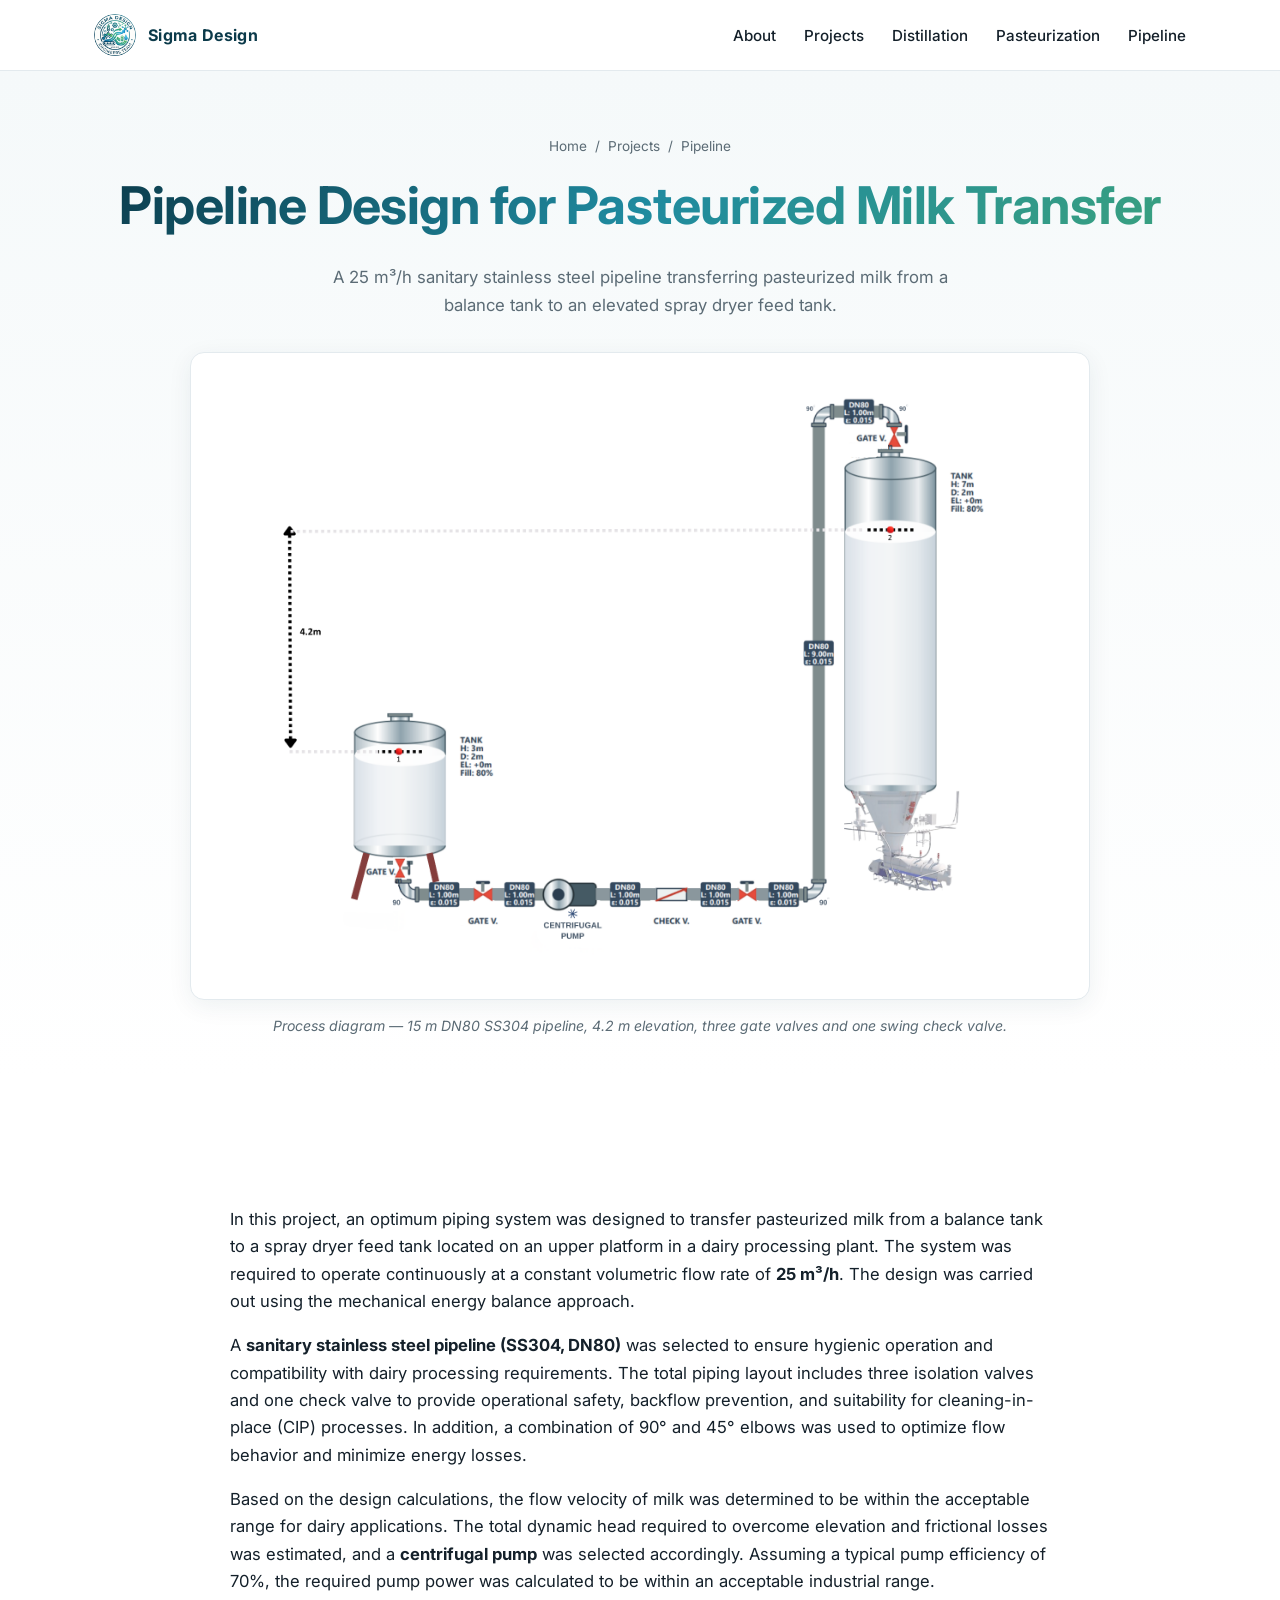
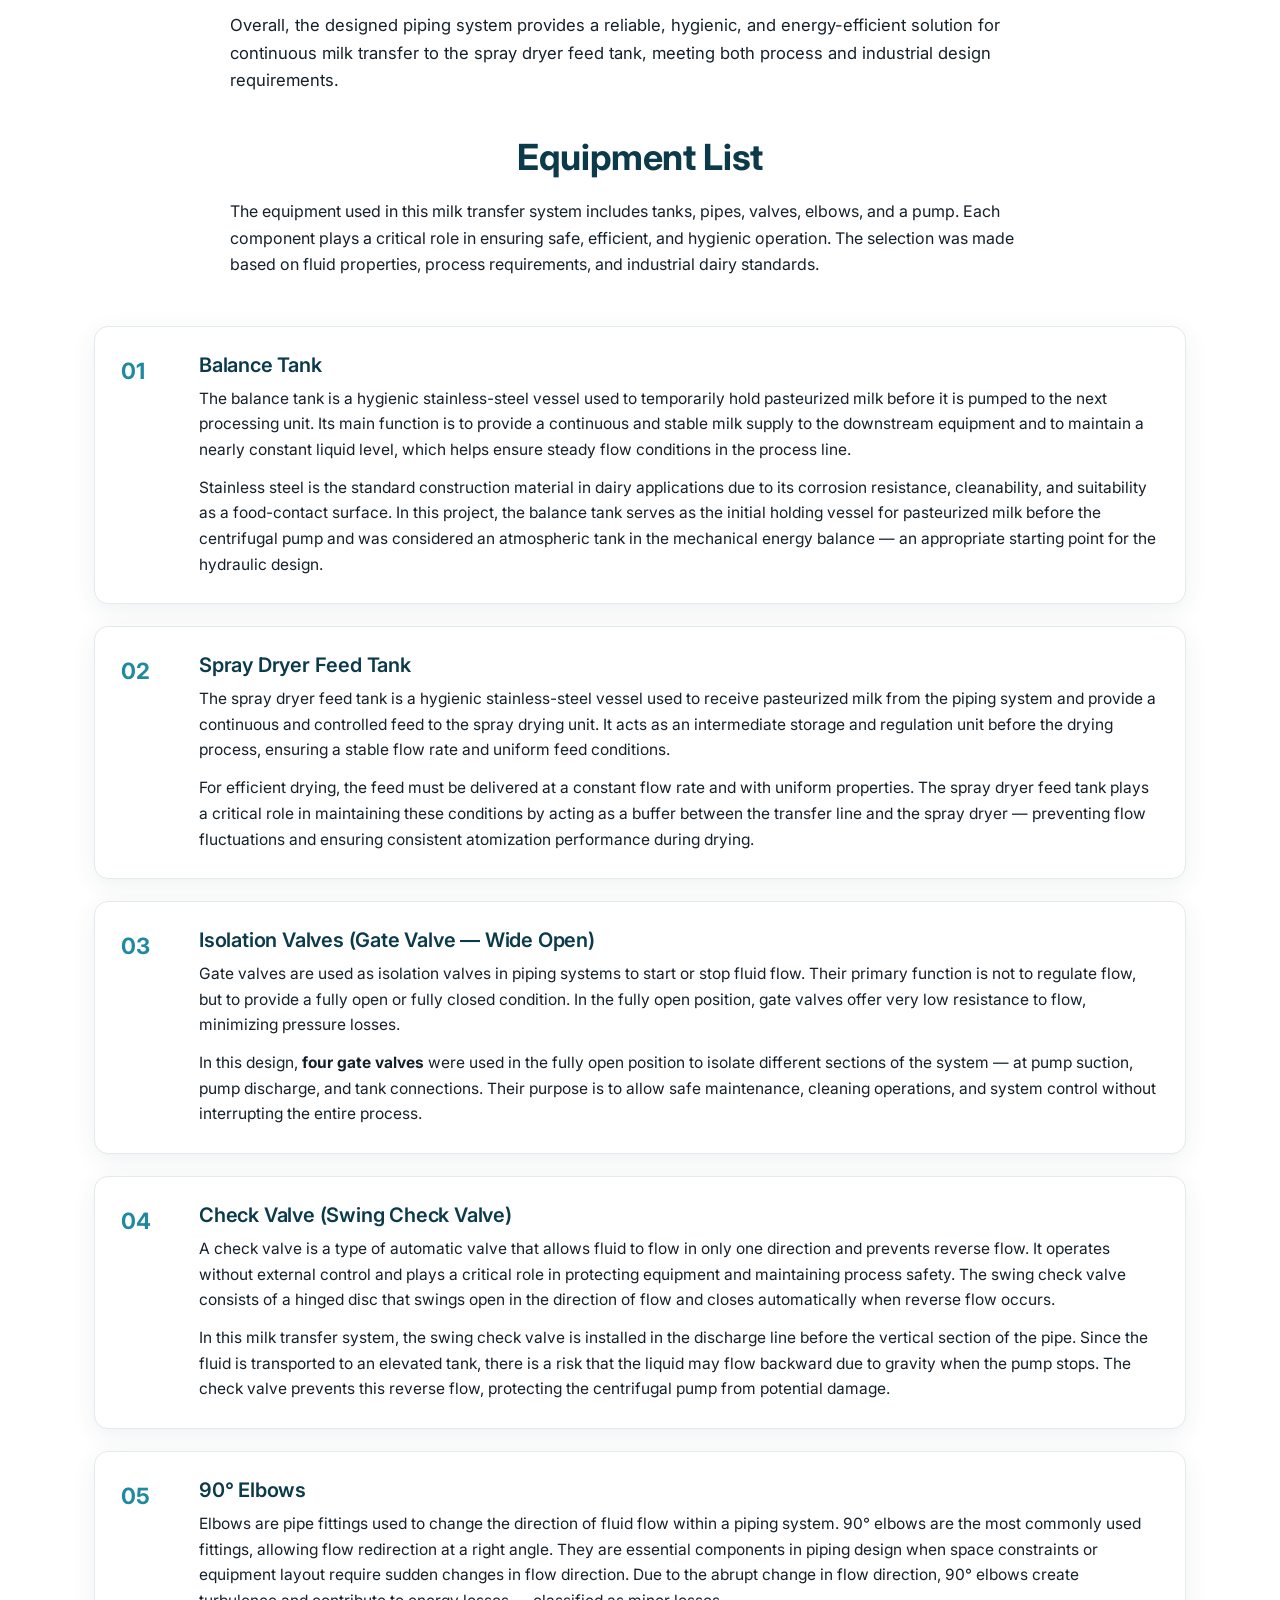
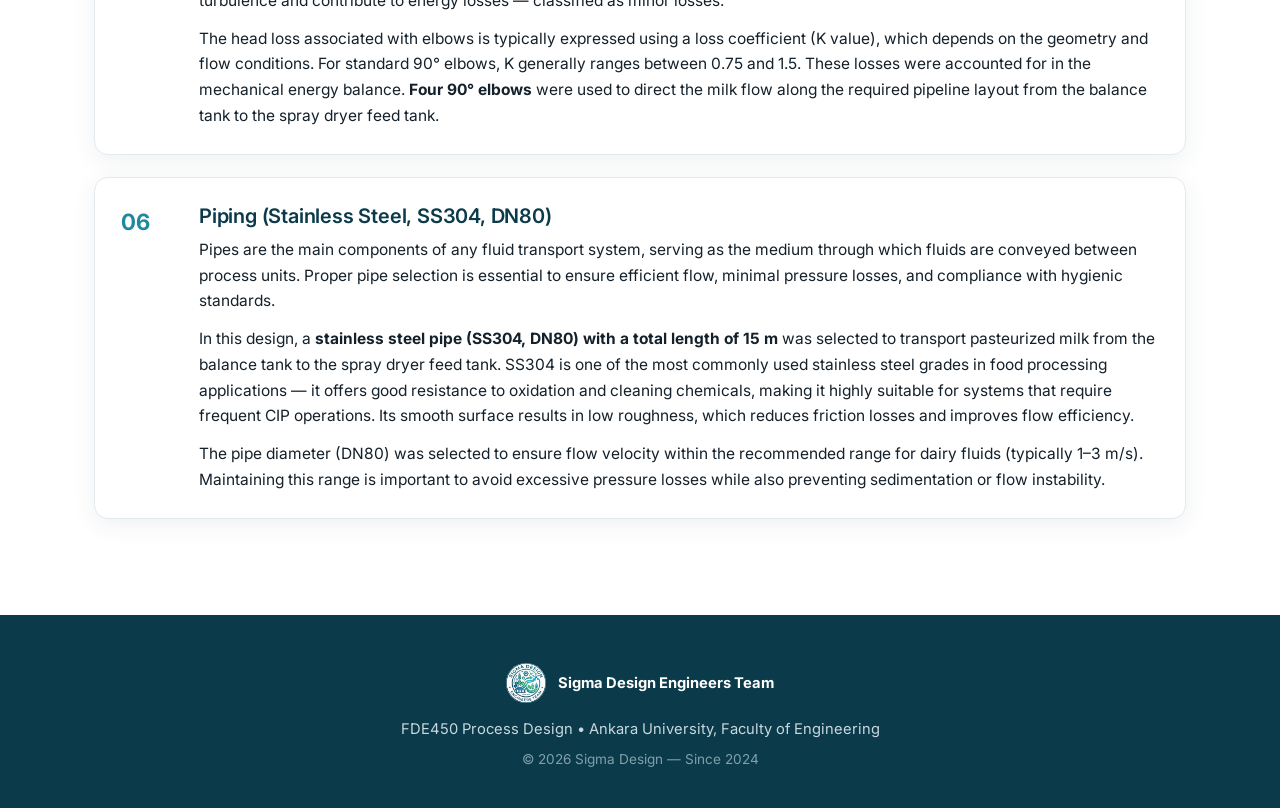
<file: pipeline.html>
<!DOCTYPE html>
<html lang="en">
<head>
  <meta charset="UTF-8" />
  <meta name="viewport" content="width=device-width, initial-scale=1.0" />
  <title>Pipeline Design for Milk Transfer — Sigma Design</title>
  <meta name="description" content="A 25 m³/h sanitary pipeline transferring pasteurized milk to a spray dryer feed tank, designed with the mechanical energy balance approach." />
  <link rel="icon" type="image/png" href="assets/logo.png" />
  <link rel="preconnect" href="https://fonts.googleapis.com" />
  <link rel="preconnect" href="https://fonts.gstatic.com" crossorigin />
  <link href="https://fonts.googleapis.com/css2?family=Inter:wght@400;500;600;700&display=swap" rel="stylesheet" />
  <link rel="stylesheet" href="css/style.css" />
</head>
<body>
  <nav class="nav">
    <div class="nav-inner">
      <a href="index.html" class="nav-brand">
        <img src="assets/logo.png" alt="Sigma Design logo" />
        <span>Sigma Design</span>
      </a>
      <button class="nav-toggle" aria-label="Menu"><span></span><span></span><span></span></button>
      <ul class="nav-links">
        <li><a href="index.html#about">About</a></li>
        <li><a href="index.html#projects">Projects</a></li>
        <li><a href="distillation.html">Distillation</a></li>
        <li><a href="pasteurization.html">Pasteurization</a></li>
        <li><a href="pipeline.html">Pipeline</a></li>
      </ul>
    </div>
  </nav>

  <header class="project-hero">
    <div class="container">
      <div class="breadcrumb"><a href="index.html">Home</a> &nbsp;/&nbsp; Projects &nbsp;/&nbsp; Pipeline</div>
      <h1>Pipeline Design for Pasteurized Milk Transfer</h1>
      <p class="project-subtitle">A 25 m³/h sanitary stainless steel pipeline transferring pasteurized milk from a balance tank to an elevated spray dryer feed tank.</p>

      <figure class="design-figure">
        <img src="assets/pipeline-design.png" alt="Pipeline design diagram showing balance tank, centrifugal pump with gate and check valves, elbows, and elevated spray dryer feed tank" />
        <figcaption>Process diagram — 15 m DN80 SS304 pipeline, 4.2 m elevation, three gate valves and one swing check valve.</figcaption>
      </figure>
    </div>
  </header>

  <section>
    <div class="container">
      <div class="intro-block">
        <p>In this project, an optimum piping system was designed to transfer pasteurized milk from a balance tank to a spray dryer feed tank located on an upper platform in a dairy processing plant. The system was required to operate continuously at a constant volumetric flow rate of <strong>25 m³/h</strong>. The design was carried out using the mechanical energy balance approach.</p>
        <p>A <strong>sanitary stainless steel pipeline (SS304, DN80)</strong> was selected to ensure hygienic operation and compatibility with dairy processing requirements. The total piping layout includes three isolation valves and one check valve to provide operational safety, backflow prevention, and suitability for cleaning-in-place (CIP) processes. In addition, a combination of 90° and 45° elbows was used to optimize flow behavior and minimize energy losses.</p>
        <p>Based on the design calculations, the flow velocity of milk was determined to be within the acceptable range for dairy applications. The total dynamic head required to overcome elevation and frictional losses was estimated, and a <strong>centrifugal pump</strong> was selected accordingly. Assuming a typical pump efficiency of 70%, the required pump power was calculated to be within an acceptable industrial range.</p>
        <p>Overall, the designed piping system provides a reliable, hygienic, and energy-efficient solution for continuous milk transfer to the spray dryer feed tank, meeting both process and industrial design requirements.</p>
      </div>

      <h2 style="text-align:center;">Equipment List</h2>
      <p class="eq-intro">The equipment used in this milk transfer system includes tanks, pipes, valves, elbows, and a pump. Each component plays a critical role in ensuring safe, efficient, and hygienic operation. The selection was made based on fluid properties, process requirements, and industrial dairy standards.</p>

      <ol class="eq-list">
        <li class="eq-item">
          <div>
            <h3>Balance Tank</h3>
            <p>The balance tank is a hygienic stainless-steel vessel used to temporarily hold pasteurized milk before it is pumped to the next processing unit. Its main function is to provide a continuous and stable milk supply to the downstream equipment and to maintain a nearly constant liquid level, which helps ensure steady flow conditions in the process line.</p>
            <p>Stainless steel is the standard construction material in dairy applications due to its corrosion resistance, cleanability, and suitability as a food-contact surface. In this project, the balance tank serves as the initial holding vessel for pasteurized milk before the centrifugal pump and was considered an atmospheric tank in the mechanical energy balance — an appropriate starting point for the hydraulic design.</p>
          </div>
        </li>

        <li class="eq-item">
          <div>
            <h3>Spray Dryer Feed Tank</h3>
            <p>The spray dryer feed tank is a hygienic stainless-steel vessel used to receive pasteurized milk from the piping system and provide a continuous and controlled feed to the spray drying unit. It acts as an intermediate storage and regulation unit before the drying process, ensuring a stable flow rate and uniform feed conditions.</p>
            <p>For efficient drying, the feed must be delivered at a constant flow rate and with uniform properties. The spray dryer feed tank plays a critical role in maintaining these conditions by acting as a buffer between the transfer line and the spray dryer — preventing flow fluctuations and ensuring consistent atomization performance during drying.</p>
          </div>
        </li>

        <li class="eq-item">
          <div>
            <h3>Isolation Valves (Gate Valve — Wide Open)</h3>
            <p>Gate valves are used as isolation valves in piping systems to start or stop fluid flow. Their primary function is not to regulate flow, but to provide a fully open or fully closed condition. In the fully open position, gate valves offer very low resistance to flow, minimizing pressure losses.</p>
            <p>In this design, <strong>four gate valves</strong> were used in the fully open position to isolate different sections of the system — at pump suction, pump discharge, and tank connections. Their purpose is to allow safe maintenance, cleaning operations, and system control without interrupting the entire process.</p>
          </div>
        </li>

        <li class="eq-item">
          <div>
            <h3>Check Valve (Swing Check Valve)</h3>
            <p>A check valve is a type of automatic valve that allows fluid to flow in only one direction and prevents reverse flow. It operates without external control and plays a critical role in protecting equipment and maintaining process safety. The swing check valve consists of a hinged disc that swings open in the direction of flow and closes automatically when reverse flow occurs.</p>
            <p>In this milk transfer system, the swing check valve is installed in the discharge line before the vertical section of the pipe. Since the fluid is transported to an elevated tank, there is a risk that the liquid may flow backward due to gravity when the pump stops. The check valve prevents this reverse flow, protecting the centrifugal pump from potential damage.</p>
          </div>
        </li>

        <li class="eq-item">
          <div>
            <h3>90° Elbows</h3>
            <p>Elbows are pipe fittings used to change the direction of fluid flow within a piping system. 90° elbows are the most commonly used fittings, allowing flow redirection at a right angle. They are essential components in piping design when space constraints or equipment layout require sudden changes in flow direction. Due to the abrupt change in flow direction, 90° elbows create turbulence and contribute to energy losses — classified as minor losses.</p>
            <p>The head loss associated with elbows is typically expressed using a loss coefficient (K value), which depends on the geometry and flow conditions. For standard 90° elbows, K generally ranges between 0.75 and 1.5. These losses were accounted for in the mechanical energy balance. <strong>Four 90° elbows</strong> were used to direct the milk flow along the required pipeline layout from the balance tank to the spray dryer feed tank.</p>
          </div>
        </li>

        <li class="eq-item">
          <div>
            <h3>Piping (Stainless Steel, SS304, DN80)</h3>
            <p>Pipes are the main components of any fluid transport system, serving as the medium through which fluids are conveyed between process units. Proper pipe selection is essential to ensure efficient flow, minimal pressure losses, and compliance with hygienic standards.</p>
            <p>In this design, a <strong>stainless steel pipe (SS304, DN80) with a total length of 15 m</strong> was selected to transport pasteurized milk from the balance tank to the spray dryer feed tank. SS304 is one of the most commonly used stainless steel grades in food processing applications — it offers good resistance to oxidation and cleaning chemicals, making it highly suitable for systems that require frequent CIP operations. Its smooth surface results in low roughness, which reduces friction losses and improves flow efficiency.</p>
            <p>The pipe diameter (DN80) was selected to ensure flow velocity within the recommended range for dairy fluids (typically 1–3 m/s). Maintaining this range is important to avoid excessive pressure losses while also preventing sedimentation or flow instability.</p>
          </div>
        </li>
      </ol>
    </div>
  </section>

  <footer class="footer">
    <div class="container">
      <div class="footer-brand">
        <img src="assets/logo.png" alt="" />
        <span>Sigma Design Engineers Team</span>
      </div>
      <p>FDE450 Process Design • Ankara University, Faculty of Engineering</p>
      <p class="footer-meta">© <span data-year></span> Sigma Design — Since 2024</p>
    </div>
  </footer>

  <script src="js/main.js"></script>
</body>
</html>
</file>
<file: css/style.css>
/* Sigma Design Engineers Team — modern minimal */

:root {
  --teal-900: #0b3a4a;
  --teal-700: #155e6f;
  --teal-500: #1f8a9f;
  --teal-300: #5fb9c8;
  --green-500: #3aa17e;
  --green-300: #7fcaa8;
  --ink: #14202a;
  --muted: #5b6b75;
  --line: #e3eaee;
  --bg: #ffffff;
  --bg-soft: #f5f9fa;
  --bg-card: #ffffff;
  --shadow: 0 6px 24px rgba(11, 58, 74, 0.07);
  --shadow-strong: 0 12px 40px rgba(11, 58, 74, 0.14);
  --radius: 14px;
  --radius-sm: 8px;
  --max: 1140px;
  --font-body: "Inter", -apple-system, BlinkMacSystemFont, "Segoe UI", Roboto, "Helvetica Neue", Arial, sans-serif;
  --font-display: "Inter", -apple-system, BlinkMacSystemFont, "Segoe UI", sans-serif;
}

* { box-sizing: border-box; }
html { scroll-behavior: smooth; }
body {
  margin: 0;
  font-family: var(--font-body);
  font-size: 16px;
  line-height: 1.65;
  color: var(--ink);
  background: var(--bg);
  -webkit-font-smoothing: antialiased;
}

a { color: var(--teal-700); text-decoration: none; transition: color 0.15s; }
a:hover { color: var(--teal-500); }

img { max-width: 100%; height: auto; display: block; }

h1, h2, h3, h4 {
  font-family: var(--font-display);
  color: var(--teal-900);
  line-height: 1.25;
  margin: 0 0 0.5em 0;
  letter-spacing: -0.01em;
}
h1 { font-size: clamp(2rem, 4.5vw, 3.25rem); font-weight: 700; }
h2 { font-size: clamp(1.6rem, 3vw, 2.25rem); font-weight: 700; }
h3 { font-size: 1.25rem; font-weight: 600; }
h4 { font-size: 1.05rem; font-weight: 600; }

p { margin: 0 0 1em 0; }
.muted { color: var(--muted); }

.container {
  max-width: var(--max);
  margin: 0 auto;
  padding: 0 24px;
}

/* ===== Navbar ===== */
.nav {
  position: sticky;
  top: 0;
  background: rgba(255, 255, 255, 0.92);
  backdrop-filter: saturate(180%) blur(10px);
  -webkit-backdrop-filter: saturate(180%) blur(10px);
  border-bottom: 1px solid var(--line);
  z-index: 100;
}
.nav-inner {
  max-width: var(--max);
  margin: 0 auto;
  padding: 14px 24px;
  display: flex;
  align-items: center;
  justify-content: space-between;
  gap: 24px;
}
.nav-brand {
  display: flex;
  align-items: center;
  gap: 12px;
  font-weight: 700;
  color: var(--teal-900);
}
.nav-brand img { width: 42px; height: 42px; object-fit: cover; border-radius: 50%; }
.nav-brand span { font-size: 1rem; letter-spacing: 0.02em; }
.nav-links {
  display: flex;
  gap: 28px;
  list-style: none;
  margin: 0;
  padding: 0;
}
.nav-links a {
  color: var(--ink);
  font-weight: 500;
  font-size: 0.95rem;
  position: relative;
}
.nav-links a::after {
  content: "";
  position: absolute;
  left: 0;
  bottom: -6px;
  width: 0;
  height: 2px;
  background: linear-gradient(90deg, var(--teal-500), var(--green-500));
  transition: width 0.2s;
}
.nav-links a:hover::after { width: 100%; }

.nav-toggle {
  display: none;
  background: none;
  border: 0;
  cursor: pointer;
  padding: 6px;
}
.nav-toggle span {
  display: block;
  width: 24px;
  height: 2px;
  background: var(--teal-900);
  margin: 5px 0;
  transition: 0.2s;
}

@media (max-width: 760px) {
  .nav-links {
    position: absolute;
    top: 100%;
    right: 24px;
    flex-direction: column;
    background: #fff;
    padding: 16px 22px;
    border: 1px solid var(--line);
    border-radius: var(--radius-sm);
    box-shadow: var(--shadow);
    display: none;
  }
  .nav-links.open { display: flex; }
  .nav-toggle { display: block; }
}

/* ===== Hero ===== */
.hero {
  padding: 96px 0 80px;
  background:
    radial-gradient(circle at 80% 0%, rgba(58, 161, 126, 0.10), transparent 60%),
    radial-gradient(circle at 0% 100%, rgba(31, 138, 159, 0.10), transparent 50%),
    linear-gradient(180deg, var(--bg-soft) 0%, #ffffff 100%);
  text-align: center;
}
.hero-logo {
  width: 180px;
  height: 180px;
  margin: 0 auto 28px;
  object-fit: cover;
  border-radius: 50%;
  box-shadow: var(--shadow-strong);
}
.hero h1 {
  margin-bottom: 0.4em;
  background: linear-gradient(135deg, var(--teal-900) 0%, var(--teal-500) 60%, var(--green-500) 100%);
  -webkit-background-clip: text;
  background-clip: text;
  color: transparent;
}
.hero .tagline {
  font-size: 1.15rem;
  color: var(--muted);
  max-width: 640px;
  margin: 0 auto 32px;
}
.hero-meta {
  display: inline-flex;
  flex-wrap: wrap;
  gap: 18px;
  justify-content: center;
  padding: 14px 22px;
  background: #fff;
  border: 1px solid var(--line);
  border-radius: 999px;
  box-shadow: var(--shadow);
  font-size: 0.9rem;
  color: var(--muted);
}
.hero-meta strong { color: var(--teal-900); }

/* ===== Section ===== */
section { padding: 80px 0; }
.section-title {
  text-align: center;
  margin-bottom: 12px;
}
.section-kicker {
  text-align: center;
  text-transform: uppercase;
  letter-spacing: 0.18em;
  font-size: 0.78rem;
  color: var(--teal-500);
  font-weight: 600;
  margin-bottom: 8px;
}
.section-lead {
  text-align: center;
  color: var(--muted);
  max-width: 680px;
  margin: 0 auto 56px;
}

.section-soft { background: var(--bg-soft); }

/* ===== About / Team ===== */
.about-grid {
  display: grid;
  grid-template-columns: 1fr 1fr;
  gap: 48px;
  align-items: start;
}
@media (max-width: 820px) { .about-grid { grid-template-columns: 1fr; } }
.about-text p { font-size: 1.02rem; }
.team-card {
  background: #fff;
  border: 1px solid var(--line);
  border-radius: var(--radius);
  padding: 28px;
  box-shadow: var(--shadow);
}
.team-list {
  list-style: none;
  padding: 0;
  margin: 0 0 24px 0;
  display: grid;
  gap: 10px;
}
.team-list li {
  display: flex;
  align-items: center;
  gap: 12px;
  padding: 10px 14px;
  background: var(--bg-soft);
  border-radius: var(--radius-sm);
  font-weight: 500;
}
.team-list li::before {
  content: "";
  width: 8px;
  height: 8px;
  border-radius: 50%;
  background: linear-gradient(135deg, var(--teal-500), var(--green-500));
  flex: 0 0 8px;
}
.supervisors-title {
  font-size: 0.82rem;
  text-transform: uppercase;
  letter-spacing: 0.15em;
  color: var(--muted);
  margin-bottom: 10px;
}
.supervisors-list {
  list-style: none;
  padding: 0;
  margin: 0;
  display: grid;
  gap: 6px;
  font-size: 0.95rem;
  color: var(--ink);
}

/* ===== Project cards (landing) ===== */
.projects-grid {
  display: grid;
  grid-template-columns: repeat(3, 1fr);
  gap: 28px;
}
@media (max-width: 980px) { .projects-grid { grid-template-columns: 1fr 1fr; } }
@media (max-width: 680px) { .projects-grid { grid-template-columns: 1fr; } }

.project-card {
  display: flex;
  flex-direction: column;
  background: #fff;
  border: 1px solid var(--line);
  border-radius: var(--radius);
  overflow: hidden;
  box-shadow: var(--shadow);
  transition: transform 0.2s, box-shadow 0.2s;
}
.project-card:hover {
  transform: translateY(-4px);
  box-shadow: var(--shadow-strong);
}
.project-card-img {
  aspect-ratio: 4/3;
  overflow: hidden;
  background: var(--bg-soft);
  display: flex;
  align-items: center;
  justify-content: center;
  padding: 18px;
}
.project-card-img img {
  max-height: 100%;
  width: auto;
  object-fit: contain;
}
.project-card-body {
  padding: 22px 24px 26px;
  display: flex;
  flex-direction: column;
  flex: 1;
}
.project-card-tag {
  display: inline-block;
  font-size: 0.72rem;
  text-transform: uppercase;
  letter-spacing: 0.12em;
  color: var(--teal-500);
  font-weight: 600;
  margin-bottom: 8px;
}
.project-card-title {
  font-size: 1.15rem;
  font-weight: 700;
  color: var(--teal-900);
  margin: 0 0 10px;
}
.project-card-desc {
  color: var(--muted);
  font-size: 0.95rem;
  margin-bottom: 18px;
  flex: 1;
}
.project-card-link {
  display: inline-flex;
  align-items: center;
  gap: 6px;
  font-weight: 600;
  color: var(--teal-700);
  font-size: 0.95rem;
}
.project-card-link::after {
  content: "→";
  transition: transform 0.2s;
}
.project-card-link:hover::after { transform: translateX(4px); }

/* ===== Project detail page ===== */
.project-hero {
  padding: 64px 0 40px;
  background: linear-gradient(180deg, var(--bg-soft) 0%, #fff 100%);
  text-align: center;
}
.breadcrumb {
  font-size: 0.85rem;
  color: var(--muted);
  margin-bottom: 16px;
}
.breadcrumb a { color: var(--muted); }
.breadcrumb a:hover { color: var(--teal-500); }
.project-hero h1 {
  background: linear-gradient(135deg, var(--teal-900), var(--teal-500), var(--green-500));
  -webkit-background-clip: text;
  background-clip: text;
  color: transparent;
}
.project-subtitle {
  font-size: 1.05rem;
  color: var(--muted);
  max-width: 640px;
  margin: 0 auto;
}

.design-figure {
  margin: 0 auto;
  max-width: 900px;
  padding: 32px 0 0;
  text-align: center;
}
.design-figure img {
  width: 100%;
  border-radius: var(--radius);
  border: 1px solid var(--line);
  background: #fff;
  padding: 20px;
  box-shadow: var(--shadow);
  cursor: zoom-in;
}
.design-figure figcaption {
  margin-top: 14px;
  font-size: 0.88rem;
  color: var(--muted);
  font-style: italic;
}

.intro-block {
  max-width: 820px;
  margin: 0 auto;
  padding: 48px 0 24px;
  font-size: 1.04rem;
}

/* ===== Tabs ===== */
.tabs {
  border-bottom: 1px solid var(--line);
  display: flex;
  gap: 4px;
  flex-wrap: wrap;
  margin-bottom: 36px;
}
.tab-btn {
  background: transparent;
  border: 0;
  padding: 14px 22px;
  font-size: 0.98rem;
  font-weight: 600;
  color: var(--muted);
  cursor: pointer;
  border-bottom: 3px solid transparent;
  margin-bottom: -1px;
  transition: color 0.15s, border-color 0.15s;
  font-family: inherit;
}
.tab-btn:hover { color: var(--teal-700); }
.tab-btn.active {
  color: var(--teal-900);
  border-bottom-color: var(--teal-500);
}
.tab-panel { display: none; }
.tab-panel.active { display: block; animation: fade 0.25s ease; }
@keyframes fade {
  from { opacity: 0; transform: translateY(4px); }
  to { opacity: 1; transform: translateY(0); }
}

/* ===== Equipment list ===== */
.eq-intro {
  max-width: 820px;
  margin: 0 auto 48px;
  font-size: 1rem;
  color: var(--ink);
}
.eq-list {
  display: grid;
  gap: 22px;
  list-style: none;
  padding: 0;
  counter-reset: eq;
}
.eq-item {
  display: grid;
  grid-template-columns: 56px 1fr;
  gap: 22px;
  padding: 26px;
  background: #fff;
  border: 1px solid var(--line);
  border-radius: var(--radius);
  box-shadow: var(--shadow);
}
.eq-item::before {
  counter-increment: eq;
  content: counter(eq, decimal-leading-zero);
  font-size: 1.4rem;
  font-weight: 700;
  color: var(--teal-500);
  font-family: var(--font-display);
  letter-spacing: -0.02em;
}
.eq-item h3 {
  color: var(--teal-900);
  margin-bottom: 8px;
}
.eq-item p {
  margin: 0 0 0.8em 0;
  font-size: 0.97rem;
}
.eq-item p:last-child { margin-bottom: 0; }
.eq-item ul {
  margin: 0.6em 0 0;
  padding-left: 1.2em;
}
.eq-item ul li { margin-bottom: 0.4em; }

/* ===== Cost grid ===== */
.cost-grid {
  display: grid;
  grid-template-columns: 1fr 1fr;
  gap: 24px;
}
@media (max-width: 820px) { .cost-grid { grid-template-columns: 1fr; } }
.cost-card {
  background: #fff;
  border: 1px solid var(--line);
  border-radius: var(--radius);
  overflow: hidden;
  box-shadow: var(--shadow);
}
.cost-card-title {
  padding: 16px 22px;
  background: linear-gradient(135deg, var(--teal-900), var(--teal-700));
  color: #fff;
  font-weight: 600;
  font-size: 0.98rem;
  letter-spacing: 0.01em;
}
.cost-card-img {
  padding: 22px;
  background: #fff;
}
.cost-card-img img {
  cursor: zoom-in;
  border-radius: var(--radius-sm);
}
.cost-card-full { grid-column: 1 / -1; }

/* ===== Method (Materials & Method panel) ===== */
.method-body { max-width: 880px; margin: 0 auto; }
.method-body h3 {
  margin-top: 2em;
  padding-top: 1em;
  border-top: 1px solid var(--line);
}
.method-body h3:first-of-type { margin-top: 0; padding-top: 0; border-top: 0; }
.method-body ul { padding-left: 1.2em; }
.method-body li { margin-bottom: 0.5em; }

/* ===== Footer ===== */
.footer {
  background: var(--teal-900);
  color: #c8d8de;
  padding: 48px 0 32px;
  text-align: center;
  font-size: 0.92rem;
}
.footer-brand {
  display: inline-flex;
  align-items: center;
  gap: 12px;
  color: #fff;
  font-weight: 700;
  margin-bottom: 14px;
}
.footer-brand img { width: 40px; height: 40px; object-fit: cover; border-radius: 50%; }
.footer p { margin: 0 0 6px; }
.footer-meta { color: #7fa0ab; font-size: 0.85rem; margin-top: 16px; }

/* ===== Lightbox ===== */
.lightbox {
  position: fixed;
  inset: 0;
  background: rgba(11, 32, 42, 0.92);
  display: none;
  align-items: center;
  justify-content: center;
  z-index: 1000;
  padding: 32px;
  cursor: zoom-out;
}
.lightbox.open { display: flex; }
.lightbox img {
  max-width: 100%;
  max-height: 90vh;
  border-radius: var(--radius-sm);
  box-shadow: 0 30px 80px rgba(0, 0, 0, 0.6);
}
.lightbox-close {
  position: absolute;
  top: 20px;
  right: 28px;
  background: transparent;
  border: 0;
  color: #fff;
  font-size: 2rem;
  cursor: pointer;
  line-height: 1;
}
</file>
